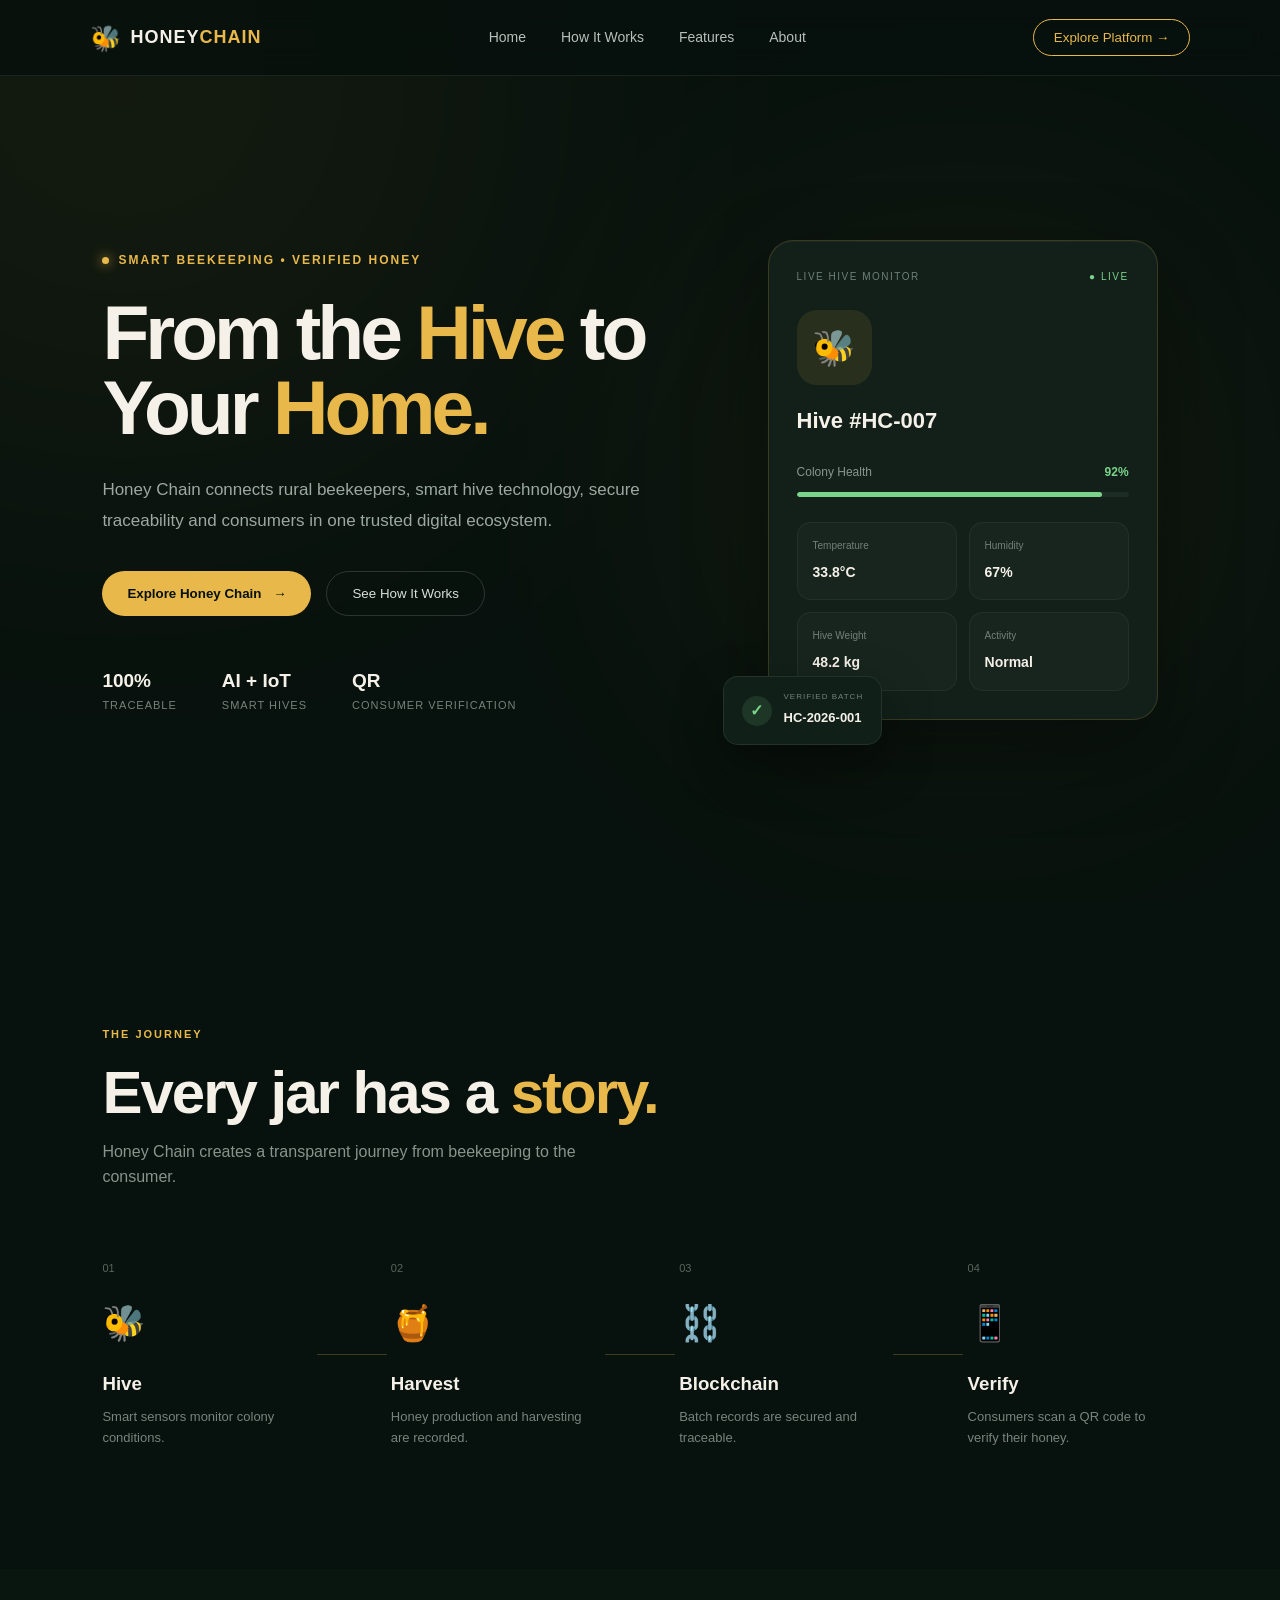
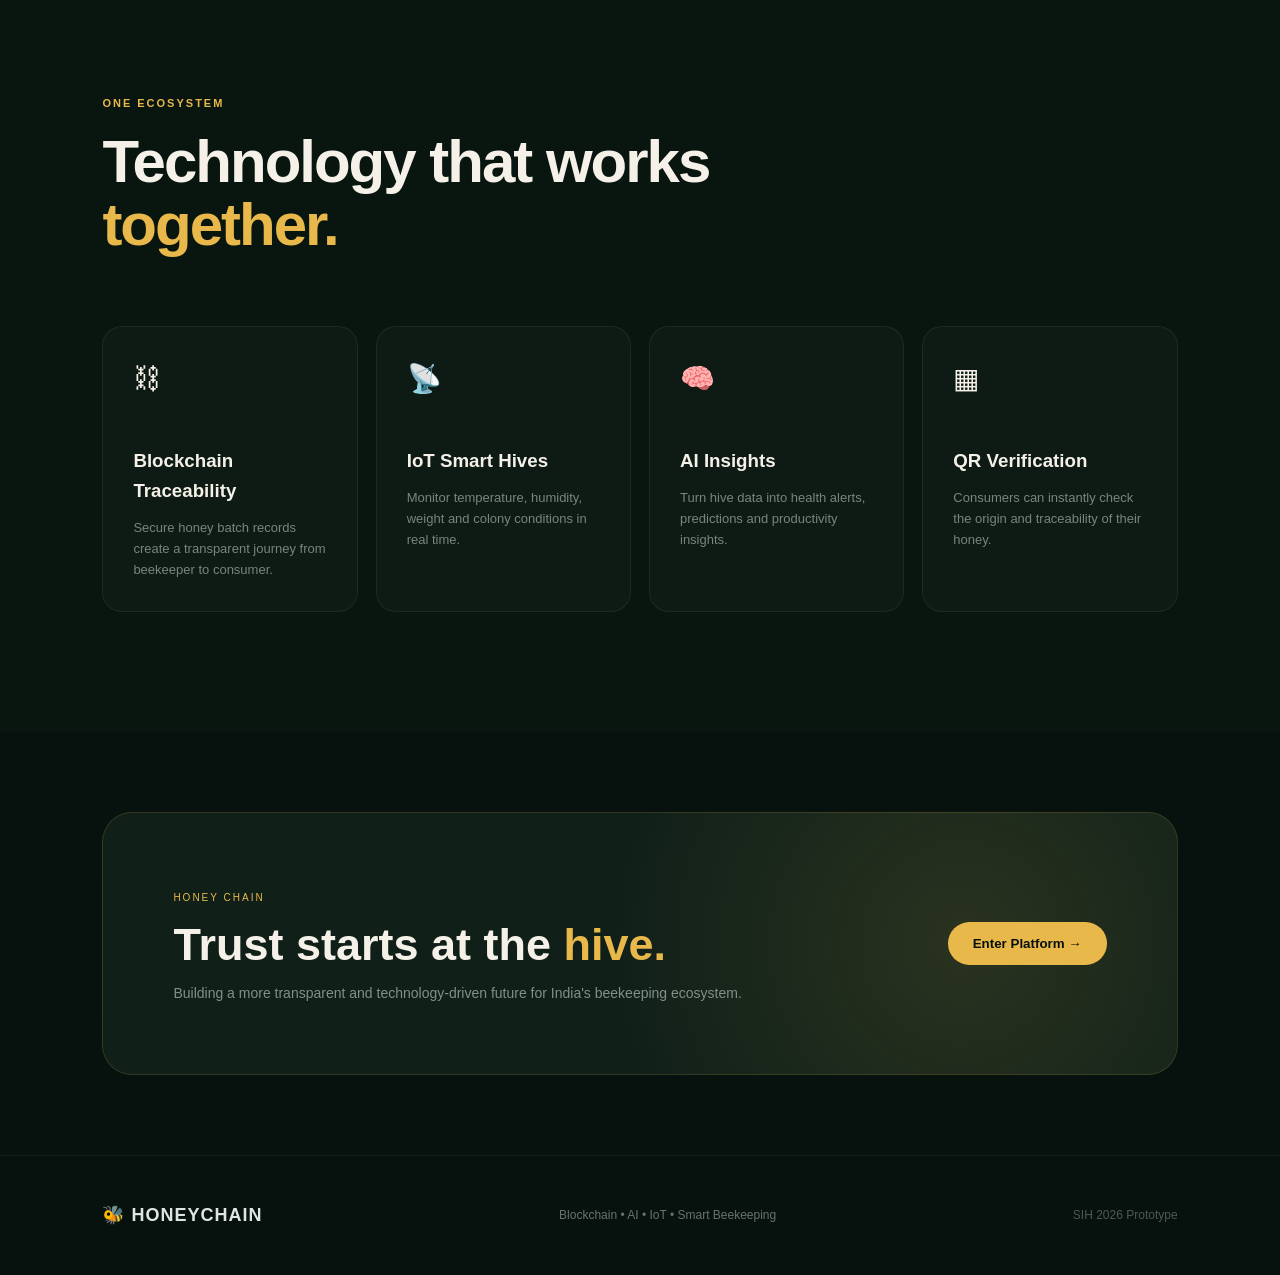
<file: honey-chain/index.html>
<!DOCTYPE html>
<html lang="en">
<head>
    <meta charset="UTF-8">
    <meta name="viewport" content="width=device-width, initial-scale=1.0">

    <title>Honey Chain | From Hive to Home</title>

    <link rel="stylesheet" href="css/style.css">
</head>

<body>

    <!-- NAVBAR -->
    <header class="navbar">
        <div class="logo">
            <span class="logo-icon">🐝</span>
            <span>HONEY<span>CHAIN</span></span>
        </div>

        <nav>
            <a href="#home">Home</a>
            <a href="#how-it-works">How It Works</a>
            <a href="#features">Features</a>
            <a href="#about">About</a>
        </nav>

        <button class="nav-btn" onclick="explorePlatform()">
            Explore Platform →
        </button>
    </header>


    <!-- HERO SECTION -->
    <main>

        <section class="hero" id="home">

            <div class="hero-content">

                <div class="eyebrow">
                    <span class="status-dot"></span>
                    SMART BEEKEEPING • VERIFIED HONEY
                </div>

                <h1>
                    From the
                    <span>Hive</span>
                    to Your
                    <span>Home.</span>
                </h1>

                <p class="hero-description">
                    Honey Chain connects rural beekeepers, smart hive
                    technology, secure traceability and consumers in one
                    trusted digital ecosystem.
                </p>

                <div class="hero-buttons">
                    <button class="primary-btn" onclick="explorePlatform()">
                        Explore Honey Chain
                        <span>→</span>
                    </button>

                    <button class="secondary-btn" onclick="scrollToSection('how-it-works')">
                        See How It Works
                    </button>
                </div>

                <div class="hero-stats">

                    <div class="stat">
                        <strong>100%</strong>
                        <span>Traceable</span>
                    </div>

                    <div class="stat">
                        <strong>AI + IoT</strong>
                        <span>Smart Hives</span>
                    </div>

                    <div class="stat">
                        <strong>QR</strong>
                        <span>Consumer Verification</span>
                    </div>

                </div>

            </div>


            <!-- HERO VISUAL -->

            <div class="hero-visual">

                <div class="glow"></div>

                <div class="hive-card">

                    <div class="card-top">
                        <span>LIVE HIVE MONITOR</span>
                        <span class="live">● LIVE</span>
                    </div>

                    <div class="hive-icon">
                        🐝
                    </div>

                    <h3>Hive #HC-007</h3>

                    <div class="health">
                        <span>Colony Health</span>
                        <strong>92%</strong>
                    </div>

                    <div class="progress">
                        <div></div>
                    </div>

                    <div class="sensor-grid">

                        <div>
                            <span>Temperature</span>
                            <strong>33.8°C</strong>
                        </div>

                        <div>
                            <span>Humidity</span>
                            <strong>67%</strong>
                        </div>

                        <div>
                            <span>Hive Weight</span>
                            <strong>48.2 kg</strong>
                        </div>

                        <div>
                            <span>Activity</span>
                            <strong>Normal</strong>
                        </div>

                    </div>

                </div>

                <div class="floating-card batch-card">
                    <span class="check">✓</span>

                    <div>
                        <small>VERIFIED BATCH</small>
                        <strong>HC-2026-001</strong>
                    </div>
                </div>

            </div>

        </section>


        <!-- HOW IT WORKS -->

        <section class="section" id="how-it-works">

            <div class="section-heading">

                <span>THE JOURNEY</span>

                <h2>
                    Every jar has a
                    <span>story.</span>
                </h2>

                <p>
                    Honey Chain creates a transparent journey from
                    beekeeping to the consumer.
                </p>

            </div>

            <div class="journey">

                <div class="journey-step">
                    <div class="step-number">01</div>
                    <div class="step-icon">🐝</div>
                    <h3>Hive</h3>
                    <p>Smart sensors monitor colony conditions.</p>
                </div>

                <div class="journey-line"></div>

                <div class="journey-step">
                    <div class="step-number">02</div>
                    <div class="step-icon">🍯</div>
                    <h3>Harvest</h3>
                    <p>Honey production and harvesting are recorded.</p>
                </div>

                <div class="journey-line"></div>

                <div class="journey-step">
                    <div class="step-number">03</div>
                    <div class="step-icon">⛓️</div>
                    <h3>Blockchain</h3>
                    <p>Batch records are secured and traceable.</p>
                </div>

                <div class="journey-line"></div>

                <div class="journey-step">
                    <div class="step-number">04</div>
                    <div class="step-icon">📱</div>
                    <h3>Verify</h3>
                    <p>Consumers scan a QR code to verify their honey.</p>
                </div>

            </div>

        </section>


        <!-- FEATURES -->

        <section class="section features-section" id="features">

            <div class="section-heading">

                <span>ONE ECOSYSTEM</span>

                <h2>
                    Technology that works
                    <span>together.</span>
                </h2>

            </div>

            <div class="features-grid">

                <div class="feature-card">
                    <div class="feature-icon">⛓</div>
                    <h3>Blockchain Traceability</h3>
                    <p>
                        Secure honey batch records create a transparent
                        journey from beekeeper to consumer.
                    </p>
                </div>

                <div class="feature-card">
                    <div class="feature-icon">📡</div>
                    <h3>IoT Smart Hives</h3>
                    <p>
                        Monitor temperature, humidity, weight and
                        colony conditions in real time.
                    </p>
                </div>

                <div class="feature-card">
                    <div class="feature-icon">🧠</div>
                    <h3>AI Insights</h3>
                    <p>
                        Turn hive data into health alerts, predictions
                        and productivity insights.
                    </p>
                </div>

                <div class="feature-card">
                    <div class="feature-icon">▦</div>
                    <h3>QR Verification</h3>
                    <p>
                        Consumers can instantly check the origin and
                        traceability of their honey.
                    </p>
                </div>

            </div>

        </section>


        <!-- CTA -->

        <section class="cta" id="about">

            <div>
                <span>HONEY CHAIN</span>

                <h2>
                    Trust starts at the
                    <span>hive.</span>
                </h2>

                <p>
                    Building a more transparent and technology-driven
                    future for India's beekeeping ecosystem.
                </p>
            </div>

            <button class="primary-btn" onclick="explorePlatform()">
                Enter Platform →
            </button>

        </section>

    </main>


    <!-- FOOTER -->

    <footer>

        <div class="logo">
            🐝 HONEYCHAIN
        </div>

        <p>
            Blockchain • AI • IoT • Smart Beekeeping
        </p>

        <p class="copyright">
            SIH 2026 Prototype
        </p>

    </footer>

    <!-- PLATFORM SELECTION MODAL -->

<div class="modal-overlay" id="platformModal">

    <div class="platform-modal">

        <button
            class="modal-close"
            onclick="closePlatform()"
        >
            ×
        </button>


        <div class="modal-header">

            <span>HONEY CHAIN PLATFORM</span>

            <h2>
                Choose your
                <span>portal.</span>
            </h2>

            <p>
                Select how you want to interact with the
                Honey Chain ecosystem.
            </p>

        </div>


        <div class="role-grid">


            <!-- BEEKEEPER -->

            <div
                class="role-card"
                data-role="beekeeper"
                onclick="selectRole('beekeeper')"
            >

                <div class="role-icon">
                    🐝
                </div>

                <div>

                    <span class="role-label">
                        FOR BEEKEEPERS
                    </span>

                    <h3>
                        Beekeeper Portal
                    </h3>

                    <p>
                        Manage hives, monitor colony health,
                        record harvests and create traceable
                        honey batches.
                    </p>

                </div>

                <div class="role-arrow">
                    →
                </div>

            </div>


            <!-- ADMIN -->

            <div
                class="role-card"
                data-role="admin"
                onclick="selectRole('admin')"
            >

                <div class="role-icon">
                    🏛️
                </div>

                <div>

                    <span class="role-label">
                        FOR KVIC & ADMIN
                    </span>

                    <h3>
                        Admin Dashboard
                    </h3>

                    <p>
                        Monitor beekeeper clusters, production,
                        verified batches and ecosystem activity.
                    </p>

                </div>

                <div class="role-arrow">
                    →
                </div>

            </div>


            <!-- CONSUMER -->

            <div
                class="role-card"
                data-role="consumer"
                onclick="selectRole('consumer')"
            >

                <div class="role-icon">
                    📱
                </div>

                <div>

                    <span class="role-label">
                        FOR CONSUMERS
                    </span>

                    <h3>
                        Verify Honey
                    </h3>

                    <p>
                        Scan or enter a batch ID to verify
                        honey origin and traceability.
                    </p>

                </div>

                <div class="role-arrow">
                    →
                </div>

            </div>

        </div>


        <div class="modal-footer">

            <span>
                Prototype • SIH 2026
            </span>

            <span>
                Blockchain · AI · IoT
            </span>

        </div>

    </div>

</div>
    <script src="js/script.js"></script>

</body>
</html>
</file>
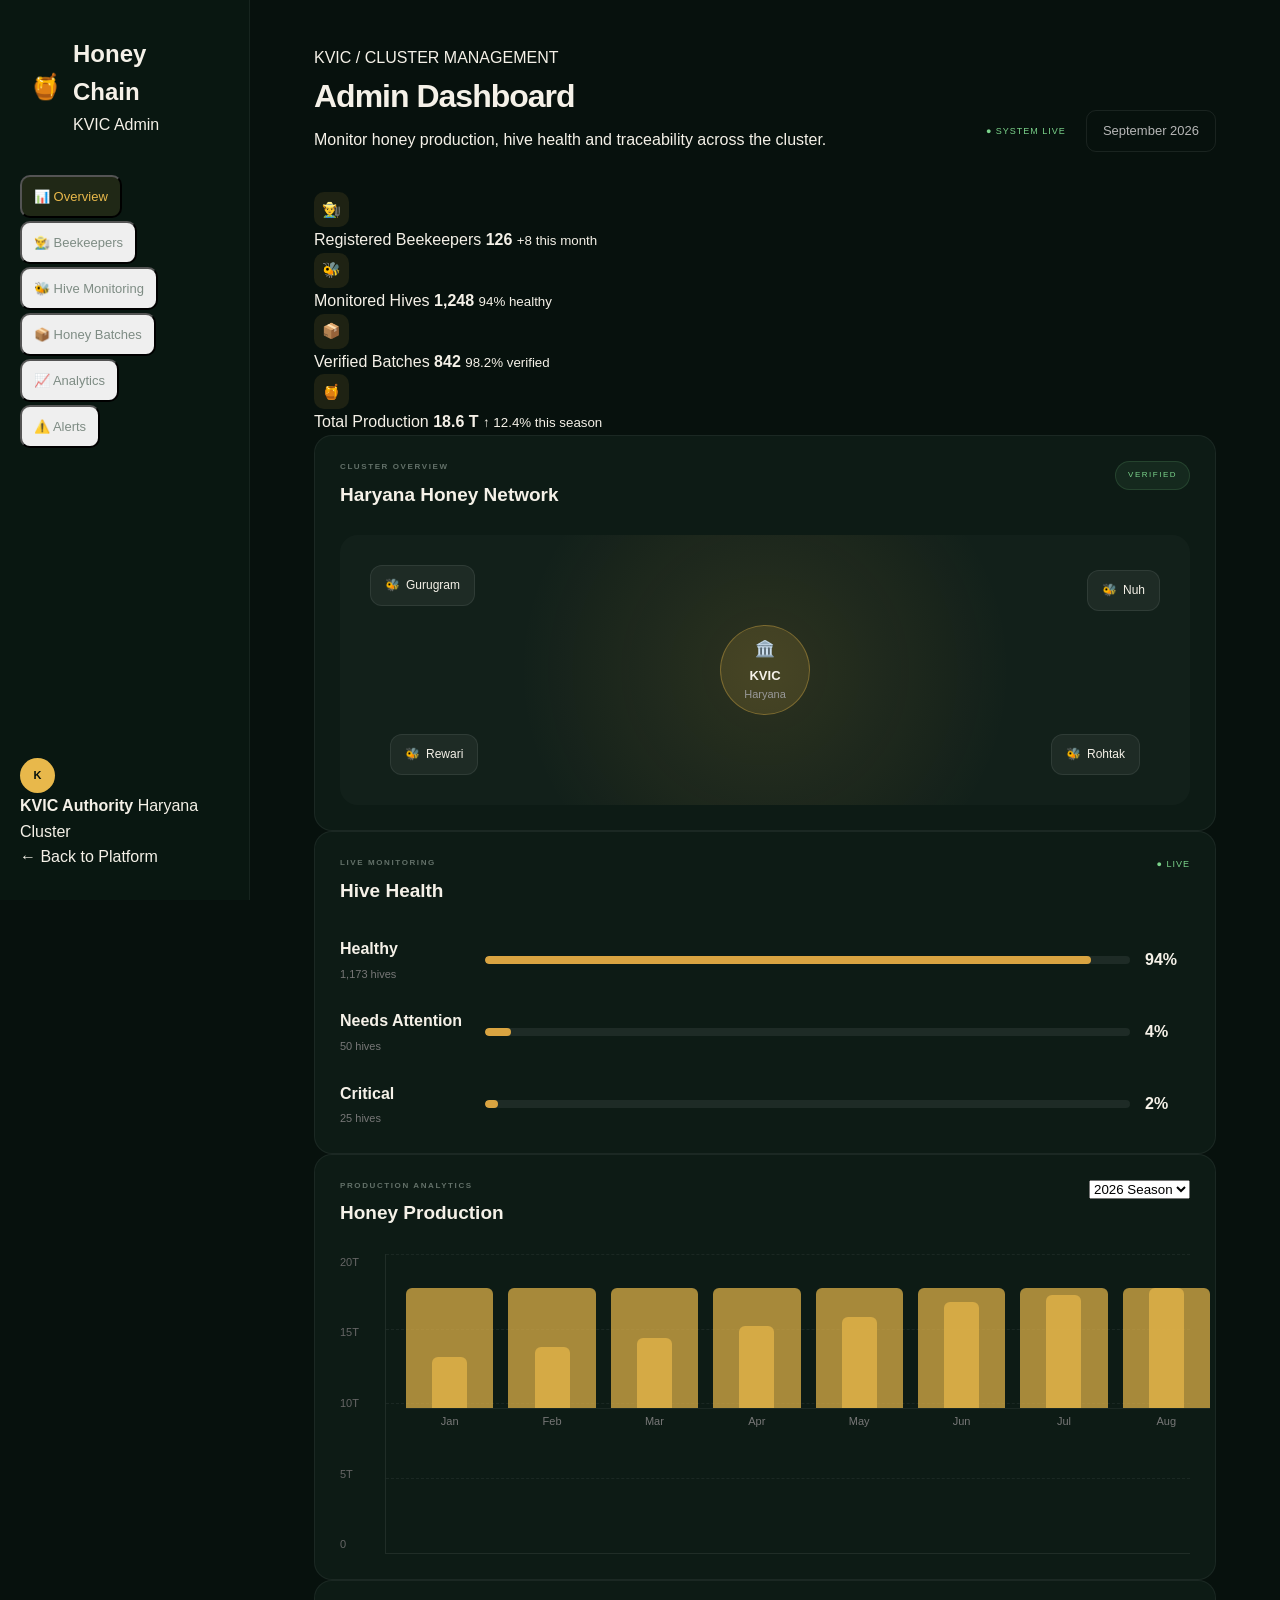
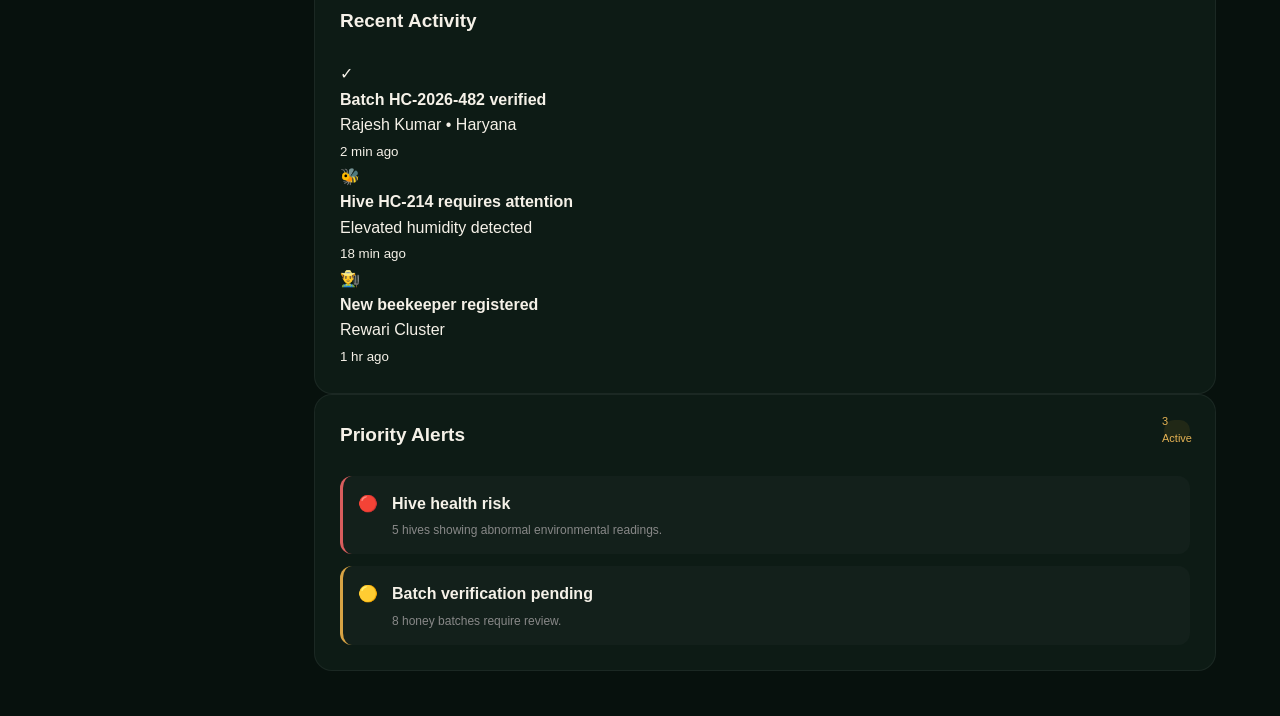
<file: honey-chain/admin.html>
<!DOCTYPE html>
<html lang="en">
<head>
    <meta charset="UTF-8">
    <meta name="viewport" content="width=device-width, initial-scale=1.0">

    <title>Honey Chain | KVIC Admin</title>

    <link rel="stylesheet" href="css/style.css">
</head>

<body class="dashboard-body">

    <!-- SIDEBAR -->
    <aside class="sidebar">

        <div class="sidebar-logo">
            <div class="logo-icon">🍯</div>

            <div>
                <h2>Honey Chain</h2>
                <span>KVIC Admin</span>
            </div>
        </div>


        <nav class="dashboard-nav">

            <button
                class="dashboard-link active"
                onclick="showAdminSection('adminOverview')"
            >
                📊 Overview
            </button>

            <button
                class="dashboard-link"
                onclick="showAdminSection('adminBeekeepers')"
            >
                👨‍🌾 Beekeepers
            </button>

            <button
                class="dashboard-link"
                onclick="showAdminSection('adminHives')"
            >
                🐝 Hive Monitoring
            </button>

            <button
                class="dashboard-link"
                onclick="showAdminSection('adminBatches')"
            >
                📦 Honey Batches
            </button>

            <button
                class="dashboard-link"
                onclick="showAdminSection('adminAnalytics')"
            >
                📈 Analytics
            </button>

            <button
                class="dashboard-link"
                onclick="showAdminSection('adminAlerts')"
            >
                ⚠️ Alerts
            </button>

        </nav>


        <div class="sidebar-bottom">

            <div class="admin-profile">
                <div class="profile-avatar">K</div>

                <div>
                    <strong>KVIC Authority</strong>
                    <span>Haryana Cluster</span>
                </div>
            </div>

            <a href="index.html" class="logout-btn">
                ← Back to Platform
            </a>

        </div>

    </aside>



    <!-- MAIN CONTENT -->
    <main class="dashboard-main">

        <!-- TOP BAR -->
        <header class="dashboard-header">

            <div>
                <p class="dashboard-label">KVIC / CLUSTER MANAGEMENT</p>
                <h1>Admin Dashboard</h1>
                <p>
                    Monitor honey production, hive health and
                    traceability across the cluster.
                </p>
            </div>

            <div class="dashboard-header-right">

                <div class="live-indicator">
                    ● SYSTEM LIVE
                </div>

                <div class="admin-date">
                    September 2026
                </div>

            </div>

        </header>



        <!-- ================= OVERVIEW ================= -->

        <section
            id="adminOverview"
            class="dashboard-section active-section"
        >

            <!-- STATS -->

            <div class="stats-grid">

                <div class="stat-card">
                    <div class="stat-icon">👨‍🌾</div>

                    <div>
                        <span>Registered Beekeepers</span>
                        <strong id="adminBeekeepers">126</strong>
                        <small>+8 this month</small>
                    </div>
                </div>


                <div class="stat-card">
                    <div class="stat-icon">🐝</div>

                    <div>
                        <span>Monitored Hives</span>
                        <strong id="adminHives">1,248</strong>
                        <small>94% healthy</small>
                    </div>
                </div>


                <div class="stat-card">
                    <div class="stat-icon">📦</div>

                    <div>
                        <span>Verified Batches</span>
                        <strong id="adminBatches">842</strong>
                        <small>98.2% verified</small>
                    </div>
                </div>


                <div class="stat-card">
                    <div class="stat-icon">🍯</div>

                    <div>
                        <span>Total Production</span>
                        <strong id="adminProduction">18.6 T</strong>
                        <small>↑ 12.4% this season</small>
                    </div>
                </div>

            </div>



            <!-- CLUSTER + HIVE HEALTH -->

            <div class="dashboard-two-column">

                <div class="dashboard-panel">

                    <div class="panel-header">
                        <div>
                            <p class="panel-label">CLUSTER OVERVIEW</p>
                            <h2>Haryana Honey Network</h2>
                        </div>

                        <span class="verified-badge">
                            VERIFIED
                        </span>
                    </div>


                    <div class="cluster-map">

                        <div class="cluster-center">
                            🏛️
                            <strong>KVIC</strong>
                            <span>Haryana</span>
                        </div>

                        <div class="cluster-node node-1">
                            🐝
                            <span>Gurugram</span>
                        </div>

                        <div class="cluster-node node-2">
                            🐝
                            <span>Nuh</span>
                        </div>

                        <div class="cluster-node node-3">
                            🐝
                            <span>Rewari</span>
                        </div>

                        <div class="cluster-node node-4">
                            🐝
                            <span>Rohtak</span>
                        </div>

                    </div>

                </div>



                <div class="dashboard-panel">

                    <div class="panel-header">

                        <div>
                            <p class="panel-label">
                                LIVE MONITORING
                            </p>

                            <h2>Hive Health</h2>
                        </div>

                        <span class="live-indicator">
                            ● LIVE
                        </span>

                    </div>


                    <div class="admin-health-list">

                        <div class="admin-health-row">

                            <div>
                                <strong>Healthy</strong>
                                <span>1,173 hives</span>
                            </div>

                            <div class="health-bar">
                                <div style="width:94%"></div>
                            </div>

                            <strong>94%</strong>

                        </div>


                        <div class="admin-health-row">

                            <div>
                                <strong>Needs Attention</strong>
                                <span>50 hives</span>
                            </div>

                            <div class="health-bar">
                                <div style="width:4%"></div>
                            </div>

                            <strong>4%</strong>

                        </div>


                        <div class="admin-health-row">

                            <div>
                                <strong>Critical</strong>
                                <span>25 hives</span>
                            </div>

                            <div class="health-bar">
                                <div style="width:2%"></div>
                            </div>

                            <strong>2%</strong>

                        </div>

                    </div>

                </div>

            </div>



            <!-- PRODUCTION -->

            <div class="dashboard-panel production-panel">

                <div class="panel-header">

                    <div>
                        <p class="panel-label">
                            PRODUCTION ANALYTICS
                        </p>

                        <h2>Honey Production</h2>
                    </div>

                    <select class="analytics-select">
                        <option>2026 Season</option>
                        <option>2025 Season</option>
                        <option>2024 Season</option>
                    </select>

                </div>


                <div class="admin-chart">

                    <div class="chart-y-axis">
                        <span>20T</span>
                        <span>15T</span>
                        <span>10T</span>
                        <span>5T</span>
                        <span>0</span>
                    </div>


                    <div class="chart-area">

                        <div class="chart-grid-line"></div>
                        <div class="chart-grid-line"></div>
                        <div class="chart-grid-line"></div>
                        <div class="chart-grid-line"></div>


                        <div class="chart-bars">

                            <div class="chart-bar-wrap">
                                <div class="chart-bar" style="height:42%"></div>
                                <span>Jan</span>
                            </div>

                            <div class="chart-bar-wrap">
                                <div class="chart-bar" style="height:51%"></div>
                                <span>Feb</span>
                            </div>

                            <div class="chart-bar-wrap">
                                <div class="chart-bar" style="height:58%"></div>
                                <span>Mar</span>
                            </div>

                            <div class="chart-bar-wrap">
                                <div class="chart-bar" style="height:68%"></div>
                                <span>Apr</span>
                            </div>

                            <div class="chart-bar-wrap">
                                <div class="chart-bar" style="height:76%"></div>
                                <span>May</span>
                            </div>

                            <div class="chart-bar-wrap">
                                <div class="chart-bar" style="height:88%"></div>
                                <span>Jun</span>
                            </div>

                            <div class="chart-bar-wrap">
                                <div class="chart-bar" style="height:94%"></div>
                                <span>Jul</span>
                            </div>

                            <div class="chart-bar-wrap">
                                <div class="chart-bar" style="height:100%"></div>
                                <span>Aug</span>
                            </div>

                        </div>

                    </div>

                </div>

            </div>



            <!-- RECENT ACTIVITY -->

            <div class="dashboard-two-column">

                <div class="dashboard-panel">

                    <div class="panel-header">
                        <h2>Recent Activity</h2>
                    </div>


                    <div class="activity-list">

                        <div class="activity-item">
                            <span class="activity-icon">✓</span>

                            <div>
                                <strong>Batch HC-2026-482 verified</strong>
                                <p>Rajesh Kumar • Haryana</p>
                            </div>

                            <small>2 min ago</small>
                        </div>


                        <div class="activity-item">
                            <span class="activity-icon">🐝</span>

                            <div>
                                <strong>Hive HC-214 requires attention</strong>
                                <p>Elevated humidity detected</p>
                            </div>

                            <small>18 min ago</small>
                        </div>


                        <div class="activity-item">
                            <span class="activity-icon">👨‍🌾</span>

                            <div>
                                <strong>New beekeeper registered</strong>
                                <p>Rewari Cluster</p>
                            </div>

                            <small>1 hr ago</small>
                        </div>

                    </div>

                </div>



                <div class="dashboard-panel">

                    <div class="panel-header">
                        <h2>Priority Alerts</h2>

                        <span class="alert-count">
                            3 Active
                        </span>
                    </div>


                    <div class="priority-alert critical">
                        <span>🔴</span>

                        <div>
                            <strong>Hive health risk</strong>
                            <p>
                                5 hives showing abnormal
                                environmental readings.
                            </p>
                        </div>
                    </div>


                    <div class="priority-alert warning">
                        <span>🟡</span>

                        <div>
                            <strong>Batch verification pending</strong>
                            <p>
                                8 honey batches require review.
                            </p>
                        </div>
                    </div>

                </div>

            </div>

        </section>



        <!-- ================= BEEKEEPERS ================= -->

        <section
            id="adminBeekeepers"
            class="dashboard-section"
        >

            <div class="section-heading">

                <div>
                    <p class="panel-label">CLUSTER MEMBERS</p>
                    <h2>Registered Beekeepers</h2>
                </div>

                <button class="primary-btn">
                    + Register Beekeeper
                </button>

            </div>


            <div class="admin-table-panel">

                <table class="admin-table">

                    <thead>
                        <tr>
                            <th>Beekeeper</th>
                            <th>Cluster</th>
                            <th>Hives</th>
                            <th>Production</th>
                            <th>Status</th>
                        </tr>
                    </thead>

                    <tbody>

                        <tr>
                            <td><strong>Rajesh Kumar</strong></td>
                            <td>Haryana</td>
                            <td>10</td>
                            <td>42.5 kg</td>
                            <td>
                                <span class="table-status healthy">
                                    Active
                                </span>
                            </td>
                        </tr>

                        <tr>
                            <td><strong>Amit Sharma</strong></td>
                            <td>Gurugram</td>
                            <td>18</td>
                            <td>76.2 kg</td>
                            <td>
                                <span class="table-status healthy">
                                    Active
                                </span>
                            </td>
                        </tr>

                        <tr>
                            <td><strong>Sunil Yadav</strong></td>
                            <td>Rewari</td>
                            <td>14</td>
                            <td>61.8 kg</td>
                            <td>
                                <span class="table-status healthy">
                                    Active
                                </span>
                            </td>
                        </tr>

                        <tr>
                            <td><strong>Priya Devi</strong></td>
                            <td>Nuh</td>
                            <td>8</td>
                            <td>34.1 kg</td>
                            <td>
                                <span class="table-status warning">
                                    Review
                                </span>
                            </td>
                        </tr>

                    </tbody>

                </table>

            </div>

        </section>



        <!-- ================= HIVES ================= -->

        <section
            id="adminHives"
            class="dashboard-section"
        >

            <div class="section-heading">

                <div>
                    <p class="panel-label">IOT MONITORING</p>
                    <h2>Hive Network</h2>
                </div>

                <span class="live-indicator">
                    ● LIVE DATA
                </span>

            </div>


            <div class="admin-hive-grid">

                <div class="admin-hive-card healthy">
                    <span>🐝</span>
                    <strong>HC-001</strong>
                    <small>33.8°C • 67%</small>
                    <b>Healthy</b>
                </div>

                <div class="admin-hive-card healthy">
                    <span>🐝</span>
                    <strong>HC-002</strong>
                    <small>34.1°C • 65%</small>
                    <b>Healthy</b>
                </div>

                <div class="admin-hive-card warning">
                    <span>🐝</span>
                    <strong>HC-003</strong>
                    <small>38.7°C • 78%</small>
                    <b>Attention Required</b>
                </div>

                <div class="admin-hive-card healthy">
                    <span>🐝</span>
                    <strong>HC-004</strong>
                    <small>33.2°C • 64%</small>
                    <b>Healthy</b>
                </div>

                <div class="admin-hive-card critical">
                    <span>🐝</span>
                    <strong>HC-214</strong>
                    <small>41.2°C • 86%</small>
                    <b>Critical</b>
                </div>

                <div class="admin-hive-card healthy">
                    <span>🐝</span>
                    <strong>HC-215</strong>
                    <small>34.0°C • 66%</small>
                    <b>Healthy</b>
                </div>

            </div>

        </section>



        <!-- ================= BATCHES ================= -->

        <section
            id="adminBatches"
            class="dashboard-section"
        >

            <div class="section-heading">

                <div>
                    <p class="panel-label">TRACEABILITY</p>
                    <h2>Honey Batch Registry</h2>
                </div>

                <button
                    class="primary-btn"
                    onclick="loadAdminBatch()"
                >
                    ↻ Refresh Registry
                </button>

            </div>


            <div class="admin-table-panel">

                <table class="admin-table">

                    <thead>
                        <tr>
                            <th>Batch ID</th>
                            <th>Beekeeper</th>
                            <th>Hive</th>
                            <th>Quantity</th>
                            <th>Source</th>
                            <th>Status</th>
                        </tr>
                    </thead>

                    <tbody id="adminBatchTable">

                        <tr>
                            <td>HC-2026-482</td>
                            <td>Rajesh Kumar</td>
                            <td>HC-001</td>
                            <td>18.5 kg</td>
                            <td>Mustard</td>
                            <td>
                                <span class="table-status healthy">
                                    Verified
                                </span>
                            </td>
                        </tr>

                        <tr>
                            <td>HC-2026-371</td>
                            <td>Amit Sharma</td>
                            <td>HC-017</td>
                            <td>24.8 kg</td>
                            <td>Mustard</td>
                            <td>
                                <span class="table-status healthy">
                                    Verified
                                </span>
                            </td>
                        </tr>

                        <tr>
                            <td>HC-2026-298</td>
                            <td>Sunil Yadav</td>
                            <td>HC-031</td>
                            <td>16.2 kg</td>
                            <td>Eucalyptus</td>
                            <td>
                                <span class="table-status warning">
                                    Pending
                                </span>
                            </td>
                        </tr>

                    </tbody>

                </table>

            </div>

        </section>



        <!-- ================= ANALYTICS ================= -->

        <section
            id="adminAnalytics"
            class="dashboard-section"
        >

            <div class="section-heading">

                <div>
                    <p class="panel-label">DATA INSIGHTS</p>
                    <h2>Cluster Analytics</h2>
                </div>

            </div>


            <div class="analytics-card-grid">

                <div class="analytics-card">
                    <span>Average Hive Yield</span>
                    <strong>34.8 kg</strong>
                    <small>↑ 8.4%</small>
                </div>

                <div class="analytics-card">
                    <span>Verification Rate</span>
                    <strong>98.2%</strong>
                    <small>↑ 2.1%</small>
                </div>

                <div class="analytics-card">
                    <span>Healthy Colonies</span>
                    <strong>94%</strong>
                    <small>↑ 4.6%</small>
                </div>

                <div class="analytics-card">
                    <span>Active Clusters</span>
                    <strong>12</strong>
                    <small>Across Haryana</small>
                </div>

            </div>


            <div class="dashboard-panel">

                <p class="panel-label">
                    AI-BASED INSIGHTS
                </p>

                <h2>Cluster Recommendation</h2>

                <div class="ai-admin-recommendation">

                    <div class="ai-icon">✦</div>

                    <div>

                        <strong>
                            Production opportunity detected
                        </strong>

                        <p>
                            Mustard-flowering regions in the
                            current cluster are showing
                            above-average colony activity.
                            Consider increasing hive deployment
                            during the next flowering cycle.
                        </p>

                    </div>

                </div>

            </div>

        </section>



        <!-- ================= ALERTS ================= -->

        <section
            id="adminAlerts"
            class="dashboard-section"
        >

            <div class="section-heading">

                <div>
                    <p class="panel-label">SYSTEM MONITORING</p>
                    <h2>Alerts & Notifications</h2>
                </div>

                <span class="alert-count">
                    3 Active
                </span>

            </div>


            <div class="alerts-page">

                <div class="full-alert critical">

                    <div class="alert-symbol">🔴</div>

                    <div>
                        <strong>Critical Hive Conditions</strong>

                        <p>
                            Hive HC-214 has reached 41.2°C
                            with 86% humidity. Immediate
                            beekeeper inspection recommended.
                        </p>

                        <small>Detected 12 minutes ago</small>
                    </div>

                    <button onclick="resolveAlert(this)">
                        Resolve
                    </button>

                </div>


                <div class="full-alert warning">

                    <div class="alert-symbol">🟡</div>

                    <div>
                        <strong>Batch Verification Pending</strong>

                        <p>
                            8 honey batches are waiting for
                            verification by the cluster authority.
                        </p>

                        <small>Detected 35 minutes ago</small>
                    </div>

                    <button onclick="resolveAlert(this)">
                        Review
                    </button>

                </div>


                <div class="full-alert warning">

                    <div class="alert-symbol">🟡</div>

                    <div>
                        <strong>Hive HC-003 Needs Attention</strong>

                        <p>
                            Temperature and humidity are
                            above recommended operating ranges.
                        </p>

                        <small>Detected 1 hour ago</small>
                    </div>

                    <button onclick="resolveAlert(this)">
                        Resolve
                    </button>

                </div>

            </div>

        </section>

    </main>



    <script src="js/script.js"></script>

</body>
</html>
</file>
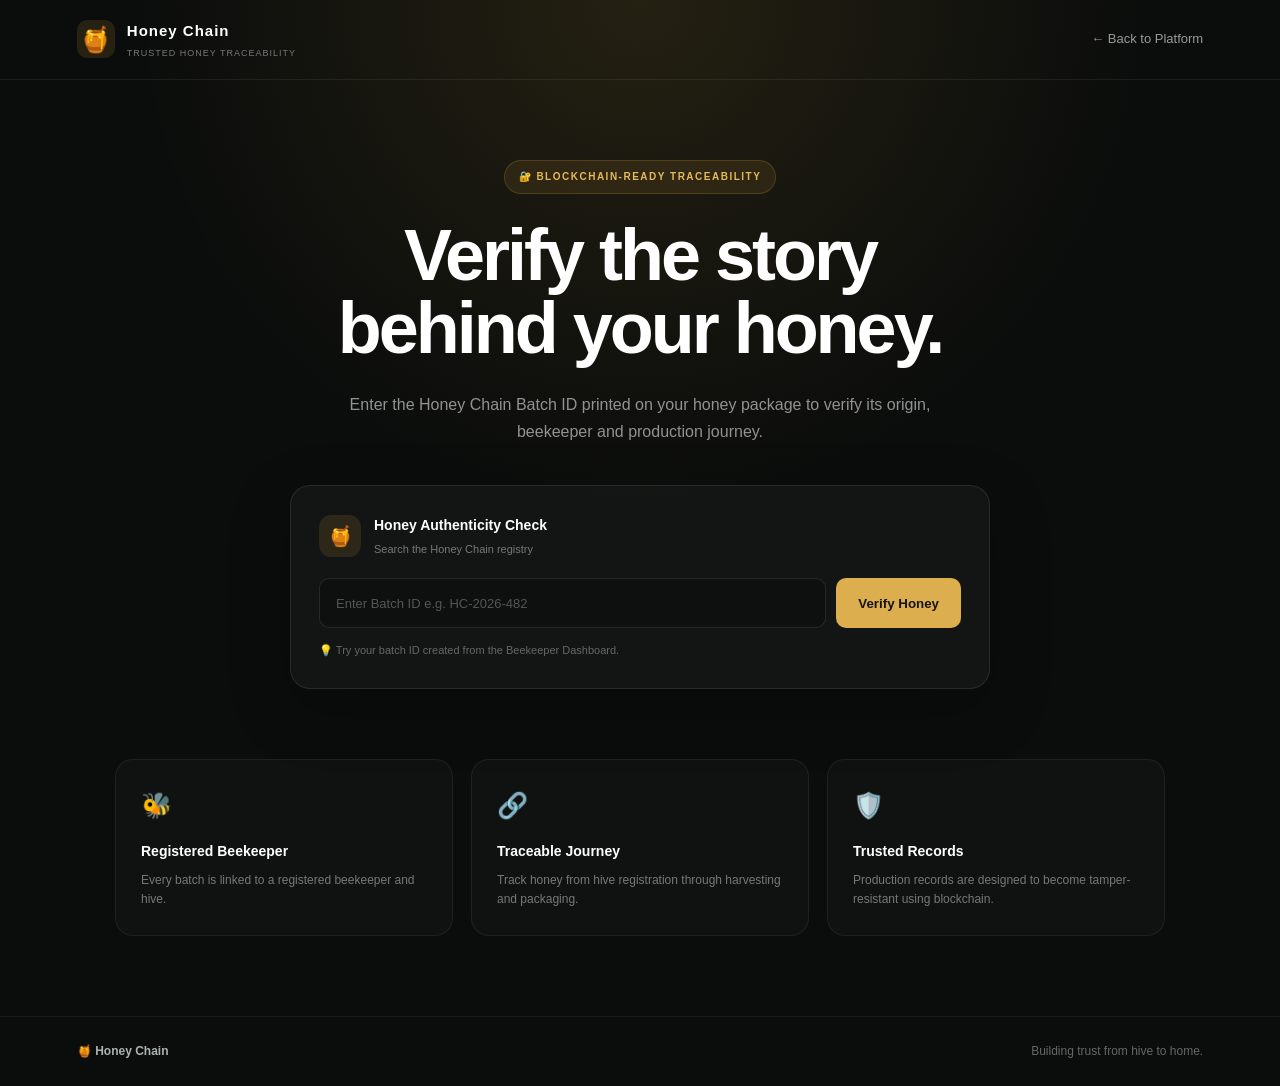
<file: honey-chain/consumer.html>
<!DOCTYPE html>
<html lang="en">

<head>

    <meta charset="UTF-8">
    <meta name="viewport" content="width=device-width, initial-scale=1.0">

    <title>Honey Chain | Verify Honey</title>

    <link rel="stylesheet" href="css/style.css">

</head>


<body class="consumer-body">


    <!-- HEADER -->

    <header class="consumer-header">

        <div class="consumer-logo">

            <div class="logo-icon">
                🍯
            </div>

            <div>
                <strong>Honey Chain</strong>
                <span>TRUSTED HONEY TRACEABILITY</span>
            </div>

        </div>


        <a href="index.html" class="consumer-back">
            ← Back to Platform
        </a>

    </header>



    <!-- HERO -->

    <main class="consumer-main">

        <section class="verify-hero">

            <div class="verified-product-label">
                🔐 BLOCKCHAIN-READY TRACEABILITY
            </div>


            <h1>
                Verify the story<br>
                behind your honey.
            </h1>


            <p>
                Enter the Honey Chain Batch ID printed on your
                honey package to verify its origin, beekeeper
                and production journey.
            </p>


            <!-- VERIFICATION BOX -->

            <div class="verification-box">

                <div class="verification-title">

                    <span>🍯</span>

                    <div>
                        <strong>Honey Authenticity Check</strong>

                        <small>
                            Search the Honey Chain registry
                        </small>
                    </div>

                </div>


                <div class="verify-input-row">

                    <input
                        type="text"
                        id="verifyBatchId"
                        placeholder="Enter Batch ID e.g. HC-2026-482"
                    >

                    <button
                        class="verify-btn"
                        onclick="verifyHoney()"
                    >
                        Verify Honey
                    </button>

                </div>


                <div class="demo-hint">
                    💡 Try your batch ID created from the
                    Beekeeper Dashboard.
                </div>

            </div>

        </section>



        <!-- VERIFICATION RESULT -->

        <section
            id="verificationResult"
            class="verification-result"
        >

            <!-- Result will be inserted by JavaScript -->

        </section>



        <!-- STATIC TRUST INFORMATION -->

        <section class="consumer-info-section">

            <div class="consumer-info-card">

                <div class="info-icon">
                    🐝
                </div>

                <h3>
                    Registered Beekeeper
                </h3>

                <p>
                    Every batch is linked to a registered
                    beekeeper and hive.
                </p>

            </div>


            <div class="consumer-info-card">

                <div class="info-icon">
                    🔗
                </div>

                <h3>
                    Traceable Journey
                </h3>

                <p>
                    Track honey from hive registration
                    through harvesting and packaging.
                </p>

            </div>


            <div class="consumer-info-card">

                <div class="info-icon">
                    🛡️
                </div>

                <h3>
                    Trusted Records
                </h3>

                <p>
                    Production records are designed to
                    become tamper-resistant using blockchain.
                </p>

            </div>

        </section>


    </main>



    <!-- FOOTER -->

    <footer class="consumer-footer">

        <div>
            🍯 <strong>Honey Chain</strong>
        </div>

        <span>
            Building trust from hive to home.
        </span>

    </footer>



    <script src="js/script.js"></script>

</body>

</html>
</file>
<file: honey-chain/css/style.css>
/* =========================
   HONEY CHAIN - GLOBAL
========================= */

* {
    margin: 0;
    padding: 0;
    box-sizing: border-box;
}

html {
    scroll-behavior: smooth;
}

body {
    font-family: Arial, Helvetica, sans-serif;
    background: #07110d;
    color: #f5f1e8;
    line-height: 1.6;
}

button {
    font-family: inherit;
    cursor: pointer;
}

a {
    color: inherit;
    text-decoration: none;
}


/* =========================
   NAVBAR
========================= */

.navbar {
    position: fixed;
    top: 0;
    left: 0;
    width: 100%;

    height: 76px;

    display: flex;
    align-items: center;
    justify-content: space-between;

    padding: 0 7%;

    background: rgba(7, 17, 13, 0.82);
    backdrop-filter: blur(15px);

    border-bottom: 1px solid rgba(255, 255, 255, 0.08);

    z-index: 1000;
}

.logo {
    display: flex;
    align-items: center;
    gap: 9px;

    font-size: 18px;
    font-weight: 800;
    letter-spacing: 1px;
}

.logo span span {
    color: #e8b84b;
}

.logo-icon {
    font-size: 25px;
}

.navbar nav {
    display: flex;
    gap: 35px;
}

.navbar nav a {
    color: #b7c0ba;
    font-size: 14px;

    transition: 0.3s ease;
}

.navbar nav a:hover {
    color: #e8b84b;
}

.nav-btn {
    background: transparent;
    color: #e8b84b;

    border: 1px solid #e8b84b;
    border-radius: 30px;

    padding: 10px 20px;

    transition: 0.3s ease;
}

.nav-btn:hover {
    background: #e8b84b;
    color: #07110d;
}


/* =========================
   HERO
========================= */

.hero {
    min-height: 100vh;

    display: flex;
    align-items: center;
    justify-content: space-between;

    padding: 150px 8% 90px;

    position: relative;
    overflow: hidden;
}

.hero::before {
    content: "";

    position: absolute;

    width: 650px;
    height: 650px;

    background: #dcae3f;

    filter: blur(180px);
    opacity: 0.07;

    top: -250px;
    left: -200px;
}

.hero-content {
    width: 52%;
    position: relative;
    z-index: 2;
}

.eyebrow {
    display: inline-flex;
    align-items: center;
    gap: 9px;

    color: #e8b84b;

    font-size: 12px;
    font-weight: bold;
    letter-spacing: 2px;

    margin-bottom: 25px;
}

.status-dot {
    width: 7px;
    height: 7px;

    border-radius: 50%;

    background: #e8b84b;

    box-shadow: 0 0 12px #e8b84b;
}

.hero h1 {
    font-size: clamp(55px, 6vw, 88px);

    line-height: 0.98;

    letter-spacing: -4px;

    max-width: 750px;

    margin-bottom: 30px;
}

.hero h1 span {
    color: #e8b84b;
}

.hero-description {
    max-width: 600px;

    color: #9ca9a1;

    font-size: 17px;

    line-height: 1.8;

    margin-bottom: 35px;
}


/* =========================
   HERO BUTTONS
========================= */

.hero-buttons {
    display: flex;
    gap: 15px;

    margin-bottom: 50px;
}

.primary-btn {
    border: none;

    background: #e8b84b;
    color: #07110d;

    padding: 14px 25px;

    border-radius: 30px;

    font-weight: 700;

    transition: 0.3s ease;
}

.primary-btn:hover {
    transform: translateY(-3px);

    box-shadow: 0 12px 30px rgba(232, 184, 75, 0.2);
}

.primary-btn span {
    margin-left: 8px;
}

.secondary-btn {
    background: transparent;

    color: #d9dfdb;

    border: 1px solid rgba(255, 255, 255, 0.15);

    padding: 14px 25px;

    border-radius: 30px;

    transition: 0.3s ease;
}

.secondary-btn:hover {
    border-color: #e8b84b;
    color: #e8b84b;
}


/* =========================
   HERO STATS
========================= */

.hero-stats {
    display: flex;
    gap: 45px;
}

.stat {
    display: flex;
    flex-direction: column;
}

.stat strong {
    font-size: 19px;
    color: #f5f1e8;
}

.stat span {
    font-size: 11px;
    color: #75837a;

    text-transform: uppercase;
    letter-spacing: 1px;
}


/* =========================
   HERO VISUAL
========================= */

.hero-visual {
    width: 40%;

    position: relative;

    display: flex;
    justify-content: center;
    align-items: center;
}

.glow {
    position: absolute;

    width: 350px;
    height: 350px;

    background: #e8b84b;

    filter: blur(150px);

    opacity: 0.12;
}

.hive-card {
    width: 390px;

    position: relative;
    z-index: 2;

    padding: 28px;

    background: rgba(19, 34, 27, 0.9);

    border: 1px solid rgba(232, 184, 75, 0.18);

    border-radius: 25px;

    box-shadow:
        0 30px 80px rgba(0, 0, 0, 0.35),
        inset 0 1px rgba(255, 255, 255, 0.04);

    animation: floating 5s ease-in-out infinite;
}

@keyframes floating {

    0%,
    100% {
        transform: translateY(0);
    }

    50% {
        transform: translateY(-10px);
    }
}

.card-top {
    display: flex;
    justify-content: space-between;

    font-size: 10px;
    letter-spacing: 1.5px;

    color: #708078;

    margin-bottom: 25px;
}

.live {
    color: #7bd38b;
}

.hive-icon {
    width: 75px;
    height: 75px;

    display: flex;
    align-items: center;
    justify-content: center;

    border-radius: 20px;

    background: rgba(232, 184, 75, 0.1);

    font-size: 35px;

    margin-bottom: 18px;
}

.hive-card h3 {
    font-size: 22px;

    margin-bottom: 25px;
}

.health {
    display: flex;
    justify-content: space-between;

    color: #87958d;

    font-size: 12px;

    margin-bottom: 9px;
}

.health strong {
    color: #7bd38b;
}

.progress {
    width: 100%;
    height: 5px;

    background: #1d2c24;

    border-radius: 10px;

    overflow: hidden;

    margin-bottom: 25px;
}

.progress div {
    width: 92%;
    height: 100%;

    background: #7bd38b;

    border-radius: inherit;
}

.sensor-grid {
    display: grid;
    grid-template-columns: 1fr 1fr;

    gap: 12px;
}

.sensor-grid div {
    padding: 15px;

    background: rgba(255, 255, 255, 0.025);

    border: 1px solid rgba(255, 255, 255, 0.05);

    border-radius: 14px;
}

.sensor-grid span {
    display: block;

    color: #728078;

    font-size: 10px;

    margin-bottom: 5px;
}

.sensor-grid strong {
    font-size: 14px;
}


/* =========================
   FLOATING BATCH CARD
========================= */

.floating-card {
    position: absolute;

    z-index: 4;

    display: flex;
    align-items: center;

    gap: 12px;

    padding: 14px 18px;

    background: #102019;

    border: 1px solid rgba(255, 255, 255, 0.08);

    border-radius: 15px;

    box-shadow: 0 20px 50px rgba(0, 0, 0, 0.35);

    bottom: -25px;
    left: -25px;
}

.check {
    width: 30px;
    height: 30px;

    display: flex;
    align-items: center;
    justify-content: center;

    border-radius: 50%;

    background: rgba(123, 211, 139, 0.12);

    color: #7bd38b;

    font-weight: bold;
}

.batch-card small {
    display: block;

    color: #728078;

    font-size: 8px;

    letter-spacing: 1px;
}

.batch-card strong {
    font-size: 13px;
}


/* =========================
   GENERAL SECTIONS
========================= */

.section {
    padding: 120px 8%;
}

.section-heading {
    max-width: 700px;

    margin-bottom: 70px;
}

.section-heading > span {
    color: #e8b84b;

    font-size: 11px;
    font-weight: bold;

    letter-spacing: 2px;
}

.section-heading h2 {
    font-size: clamp(38px, 5vw, 60px);

    line-height: 1.05;

    letter-spacing: -2px;

    margin: 15px 0;
}

.section-heading h2 span {
    color: #e8b84b;
}

.section-heading p {
    color: #87958d;

    max-width: 550px;
}


/* =========================
   JOURNEY
========================= */

.journey {
    display: flex;
    align-items: center;

    justify-content: space-between;
}

.journey-step {
    width: 210px;
}

.step-number {
    color: #59665f;

    font-size: 11px;

    margin-bottom: 18px;
}

.step-icon {
    font-size: 35px;

    margin-bottom: 18px;
}

.journey-step h3 {
    margin-bottom: 8px;
}

.journey-step p {
    color: #77847d;

    font-size: 13px;
}

.journey-line {
    width: 70px;
    height: 1px;

    background: rgba(232, 184, 75, 0.25);
}


/* =========================
   FEATURES
========================= */

.features-section {
    background: #091610;
}

.features-grid {
    display: grid;

    grid-template-columns: repeat(4, 1fr);

    gap: 18px;
}

.feature-card {
    padding: 30px;

    min-height: 270px;

    border-radius: 20px;

    background: rgba(255, 255, 255, 0.025);

    border: 1px solid rgba(255, 255, 255, 0.06);

    transition: 0.35s ease;
}

.feature-card:hover {
    transform: translateY(-8px);

    border-color: rgba(232, 184, 75, 0.3);

    background: rgba(232, 184, 75, 0.04);
}

.feature-icon {
    font-size: 28px;

    margin-bottom: 45px;
}

.feature-card h3 {
    margin-bottom: 12px;
}

.feature-card p {
    color: #78857e;

    font-size: 13px;
}


/* =========================
   CTA
========================= */

.cta {
    margin: 80px 8%;

    padding: 70px;

    display: flex;
    align-items: center;
    justify-content: space-between;

    border-radius: 30px;

    background:
        radial-gradient(
            circle at 80% 50%,
            rgba(232, 184, 75, 0.12),
            transparent 40%
        ),
        #102019;

    border: 1px solid rgba(232, 184, 75, 0.15);
}

.cta > div {
    max-width: 650px;
}

.cta > div > span {
    color: #e8b84b;

    font-size: 10px;

    letter-spacing: 2px;
}

.cta h2 {
    font-size: 45px;

    line-height: 1.1;

    margin: 12px 0;
}

.cta h2 span {
    color: #e8b84b;
}

.cta p {
    color: #819088;

    font-size: 14px;
}


/* =========================
   FOOTER
========================= */

footer {
    padding: 45px 8%;

    border-top: 1px solid rgba(255, 255, 255, 0.06);

    display: flex;
    align-items: center;
    justify-content: space-between;

    color: #67746d;

    font-size: 12px;
}

footer .logo {
    color: #dfe6e1;
}

.copyright {
    color: #4e5953;
}


/* =========================
   RESPONSIVE
========================= */

@media (max-width: 1000px) {

    .navbar nav {
        display: none;
    }

    .hero {
        flex-direction: column;

        text-align: center;

        gap: 70px;
    }

    .hero-content,
    .hero-visual {
        width: 100%;
    }

    .hero-content {
        display: flex;
        flex-direction: column;
        align-items: center;
    }

    .hero-description {
        max-width: 650px;
    }

    .hero-stats {
        justify-content: center;
    }

    .journey {
        flex-wrap: wrap;
        gap: 40px;
    }

    .journey-line {
        display: none;
    }

    .features-grid {
        grid-template-columns: 1fr 1fr;
    }

    .cta {
        flex-direction: column;
        align-items: flex-start;
        gap: 30px;
    }
}


@media (max-width: 600px) {

    .navbar {
        padding: 0 5%;
    }

    .nav-btn {
        display: none;
    }

    .hero {
        padding: 130px 5% 70px;
    }

    .hero h1 {
        font-size: 50px;
        letter-spacing: -2px;
    }

    .hero-buttons {
        flex-direction: column;
        width: 100%;
    }

    .hero-buttons button {
        width: 100%;
    }

    .hero-stats {
        gap: 20px;
        flex-wrap: wrap;
    }

    .hive-card {
        width: 100%;
    }

    .floating-card {
        left: 0;
    }

    .section {
        padding: 80px 5%;
    }

    .journey-step {
        width: 100%;
    }

    .features-grid {
        grid-template-columns: 1fr;
    }

    .cta {
        margin: 50px 5%;
        padding: 40px 25px;
    }

    .cta h2 {
        font-size: 35px;
    }

    footer {
        flex-direction: column;
        gap: 15px;
        text-align: center;
    }
}
/* =========================
   PLATFORM MODAL
========================= */

.modal-overlay {
    position: fixed;

    inset: 0;

    background: rgba(0, 0, 0, 0.72);

    backdrop-filter: blur(12px);

    display: flex;
    align-items: center;
    justify-content: center;

    padding: 25px;

    z-index: 2000;

    opacity: 0;
    visibility: hidden;

    transition: 0.3s ease;
}

.modal-overlay.active {
    opacity: 1;
    visibility: visible;
}


/* MODAL */

.platform-modal {
    width: min(900px, 100%);

    background: #0c1b14;

    border: 1px solid rgba(232, 184, 75, 0.2);

    border-radius: 28px;

    padding: 45px;

    position: relative;

    transform: translateY(20px) scale(0.98);

    transition: 0.3s ease;

    box-shadow:
        0 40px 100px rgba(0, 0, 0, 0.55);
}

.modal-overlay.active .platform-modal {
    transform: translateY(0) scale(1);
}


/* CLOSE BUTTON */

.modal-close {
    position: absolute;

    top: 20px;
    right: 22px;

    width: 38px;
    height: 38px;

    border-radius: 50%;

    border: 1px solid rgba(255, 255, 255, 0.1);

    background: rgba(255, 255, 255, 0.04);

    color: #9ba69f;

    font-size: 25px;

    line-height: 1;

    transition: 0.3s ease;
}

.modal-close:hover {
    background: #e8b84b;
    color: #07110d;
}


/* HEADER */

.modal-header {
    text-align: center;

    margin-bottom: 35px;
}

.modal-header > span {
    color: #e8b84b;

    font-size: 10px;

    font-weight: bold;

    letter-spacing: 2px;
}

.modal-header h2 {
    font-size: 42px;

    line-height: 1.1;

    letter-spacing: -1.5px;

    margin: 10px 0;
}

.modal-header h2 span {
    color: #e8b84b;
}

.modal-header p {
    color: #7e8d84;

    font-size: 13px;
}


/* ROLE GRID */

.role-grid {
    display: grid;

    grid-template-columns: repeat(3, 1fr);

    gap: 15px;
}


/* ROLE CARD */

.role-card {
    position: relative;

    min-height: 280px;

    padding: 28px;

    border-radius: 20px;

    background: rgba(255, 255, 255, 0.025);

    border: 1px solid rgba(255, 255, 255, 0.07);

    cursor: pointer;

    transition: 0.3s ease;

    display: flex;
    flex-direction: column;
    justify-content: space-between;
}

.role-card:hover {
    transform: translateY(-6px);

    border-color: rgba(232, 184, 75, 0.4);

    background: rgba(232, 184, 75, 0.045);
}

.role-card.selected {
    border-color: #e8b84b;

    background: rgba(232, 184, 75, 0.07);
}


/* ROLE ICON */

.role-icon {
    width: 58px;
    height: 58px;

    display: flex;
    align-items: center;
    justify-content: center;

    border-radius: 16px;

    background: rgba(232, 184, 75, 0.1);

    font-size: 27px;
}


/* ROLE TEXT */

.role-label {
    color: #66746c;

    font-size: 9px;

    font-weight: bold;

    letter-spacing: 1.5px;
}

.role-card h3 {
    font-size: 18px;

    margin: 6px 0 8px;
}

.role-card p {
    color: #77857d;

    font-size: 12px;

    line-height: 1.7;
}


/* ARROW */

.role-arrow {
    color: #e8b84b;

    font-size: 20px;

    align-self: flex-end;

    transition: 0.3s ease;
}

.role-card:hover .role-arrow {
    transform: translateX(5px);
}


/* MODAL FOOTER */

.modal-footer {
    display: flex;
    justify-content: space-between;

    margin-top: 30px;

    padding-top: 20px;

    border-top: 1px solid rgba(255, 255, 255, 0.06);

    color: #526058;

    font-size: 10px;
}


/* =========================
   MODAL MOBILE
========================= */

@media (max-width: 700px) {

    .platform-modal {
        padding: 30px 20px;

        max-height: 90vh;

        overflow-y: auto;
    }

    .modal-header h2 {
        font-size: 32px;
    }

    .role-grid {
        grid-template-columns: 1fr;
    }

    .role-card {
        min-height: 180px;
    }

    .modal-footer {
        flex-direction: column;

        gap: 8px;
    }
}
/* =====================================================
   BEEKEEPER DASHBOARD
===================================================== */

.dashboard-body {
    background: #07110d;
    min-height: 100vh;
}


/* =========================
   SIDEBAR
========================= */

.sidebar {
    position: fixed;

    left: 0;
    top: 0;
    bottom: 0;

    width: 250px;

    padding: 30px 20px;

    background: #091711;

    border-right: 1px solid rgba(255, 255, 255, 0.06);

    display: flex;
    flex-direction: column;

    z-index: 100;
}

.sidebar-logo {
    display: flex;
    align-items: center;

    gap: 12px;

    padding: 5px 10px 35px;
}

.logo-mark {
    width: 42px;
    height: 42px;

    display: flex;
    align-items: center;
    justify-content: center;

    border-radius: 12px;

    background: rgba(232, 184, 75, 0.1);

    font-size: 22px;
}

.sidebar-logo strong {
    display: block;

    font-size: 13px;

    letter-spacing: 1px;
}

.sidebar-logo small {
    color: #68766e;

    font-size: 8px;

    letter-spacing: 1.5px;
}


/* =========================
   DASHBOARD NAV
========================= */

.nav-heading {
    color: #4d5b53;

    font-size: 9px;

    letter-spacing: 1.8px;

    font-weight: bold;

    padding: 0 12px;

    margin: 22px 0 10px;
}

.dashboard-link {
    display: flex;
    align-items: center;

    gap: 13px;

    padding: 12px;

    margin: 3px 0;

    border-radius: 10px;

    color: #7e8c84;

    font-size: 13px;

    transition: 0.25s ease;
}

.dashboard-link span:first-child {
    width: 20px;

    text-align: center;

    font-size: 16px;
}

.dashboard-link:hover {
    background: rgba(255, 255, 255, 0.035);

    color: #e5ebe7;
}

.dashboard-link.active {
    background: rgba(232, 184, 75, 0.1);

    color: #e8b84b;
}

.alert-count {
    margin-left: auto;

    background: rgba(224, 114, 87, 0.15);

    color: #e47a5d;

    width: 20px;
    height: 20px;

    display: flex;
    align-items: center;
    justify-content: center;

    border-radius: 50%;

    font-size: 9px;
}


/* =========================
   SIDEBAR BOTTOM
========================= */

.sidebar-bottom {
    margin-top: auto;
}

.beekeeper-profile {
    display: flex;

    align-items: center;

    gap: 10px;

    padding: 15px 10px;

    border-top: 1px solid rgba(255, 255, 255, 0.06);

    border-bottom: 1px solid rgba(255, 255, 255, 0.06);
}

.profile-avatar {
    width: 35px;
    height: 35px;

    border-radius: 50%;

    background: #e8b84b;

    color: #07110d;

    display: flex;
    align-items: center;
    justify-content: center;

    font-size: 11px;
    font-weight: bold;
}

.beekeeper-profile strong {
    display: block;

    font-size: 11px;
}

.beekeeper-profile small {
    color: #66746c;

    font-size: 9px;
}

.logout-link {
    display: block;

    padding: 18px 10px 5px;

    color: #58665e;

    font-size: 11px;
}

.logout-link:hover {
    color: #e8b84b;
}


/* =========================
   MAIN
========================= */

.dashboard-main {
    margin-left: 250px;

    min-height: 100vh;

    padding: 45px 5%;
}


/* =========================
   HEADER
========================= */

.dashboard-header {
    display: flex;

    justify-content: space-between;

    align-items: flex-end;

    margin-bottom: 40px;
}

.dashboard-eyebrow {
    color: #e8b84b;

    font-size: 9px;

    font-weight: bold;

    letter-spacing: 2px;

    margin-bottom: 7px;
}

.dashboard-header h1 {
    font-size: 32px;

    letter-spacing: -1px;

    margin-bottom: 5px;
}

.dashboard-subtitle {
    color: #718078;

    font-size: 13px;
}

.header-actions {
    display: flex;

    align-items: center;

    gap: 12px;
}

.notification-button {
    position: relative;

    width: 42px;
    height: 42px;

    border-radius: 12px;

    border: 1px solid rgba(255, 255, 255, 0.08);

    background: rgba(255, 255, 255, 0.03);

    color: #a8b3ad;

    font-size: 16px;
}

.notification-button span {
    position: absolute;

    width: 6px;
    height: 6px;

    border-radius: 50%;

    background: #e47a5d;

    top: 9px;
    right: 10px;
}

.create-batch-btn {
    border: none;

    padding: 12px 19px;

    border-radius: 10px;

    background: #e8b84b;

    color: #07110d;

    font-size: 12px;

    font-weight: bold;

    transition: 0.25s ease;
}

.create-batch-btn:hover {
    transform: translateY(-2px);

    box-shadow: 0 10px 25px rgba(232, 184, 75, 0.15);
}


/* =========================
   SECTIONS
========================= */

.dashboard-section {
    display: none;
}

.dashboard-section.active-section {
    display: block;

    animation: sectionFade 0.3s ease;
}

@keyframes sectionFade {

    from {
        opacity: 0;
        transform: translateY(5px);
    }

    to {
        opacity: 1;
        transform: translateY(0);
    }
}


/* =========================
   STAT CARDS
========================= */

.dashboard-stats {
    display: grid;

    grid-template-columns: repeat(4, 1fr);

    gap: 15px;

    margin-bottom: 18px;
}

.dashboard-stat-card {
    padding: 22px;

    background: #0d1b15;

    border: 1px solid rgba(255, 255, 255, 0.06);

    border-radius: 16px;
}

.stat-card-top {
    display: flex;

    justify-content: space-between;

    align-items: center;

    margin-bottom: 20px;
}

.stat-icon {
    width: 35px;
    height: 35px;

    border-radius: 10px;

    display: flex;
    align-items: center;
    justify-content: center;

    background: rgba(232, 184, 75, 0.1);

    color: #e8b84b;

    font-size: 15px;
}

.healthy-icon {
    color: #7bd38b;

    background: rgba(123, 211, 139, 0.1);
}

.warning-icon {
    color: #e47a5d;

    background: rgba(228, 122, 93, 0.1);
}

.honey-icon {
    font-size: 16px;
}

.stat-status {
    color: #7bd38b;

    font-size: 9px;
}

.stat-status.warning {
    color: #e47a5d;
}

.stat-label {
    display: block;

    color: #637169;

    font-size: 9px;

    letter-spacing: 1.3px;

    margin-bottom: 5px;
}

.big-number {
    font-size: 26px;
}


/* =========================
   PANELS
========================= */

.dashboard-grid {
    display: grid;

    grid-template-columns: 1.6fr 1fr;

    gap: 18px;

    margin-bottom: 18px;
}

.dashboard-panel {
    background: #0d1b15;

    border: 1px solid rgba(255, 255, 255, 0.06);

    border-radius: 18px;

    padding: 25px;
}

.panel-header {
    display: flex;

    justify-content: space-between;

    align-items: flex-start;

    margin-bottom: 25px;
}

.panel-label {
    display: block;

    color: #637169;

    font-size: 8px;

    font-weight: bold;

    letter-spacing: 1.6px;

    margin-bottom: 6px;
}

.panel-header h2 {
    font-size: 19px;
}

.live-indicator {
    color: #7bd38b;

    font-size: 9px;

    letter-spacing: 1px;
}

.ai-badge {
    padding: 6px 10px;

    border-radius: 8px;

    background: rgba(232, 184, 75, 0.1);

    color: #e8b84b;

    font-size: 9px;

    font-weight: bold;
}


/* =========================
   HIVE LIST
========================= */

.hive-row {
    display: grid;

    grid-template-columns: 1.5fr 1fr 1fr auto;

    align-items: center;

    gap: 15px;

    padding: 14px 0;

    border-top: 1px solid rgba(255, 255, 255, 0.05);
}

.hive-info {
    display: flex;

    align-items: center;

    gap: 10px;
}

.mini-hive {
    width: 36px;
    height: 36px;

    display: flex;
    align-items: center;
    justify-content: center;

    border-radius: 10px;

    background: rgba(232, 184, 75, 0.08);

    font-size: 17px;
}

.mini-hive.warning {
    background: rgba(228, 122, 93, 0.1);
}

.hive-info strong {
    display: block;

    font-size: 11px;
}

.hive-info small {
    display: block;

    color: #58665e;

    font-size: 9px;
}

.hive-metric span {
    display: block;

    color: #5e6c64;

    font-size: 8px;

    margin-bottom: 3px;
}

.hive-metric strong {
    font-size: 11px;
}

.health-status {
    padding: 6px 10px;

    border-radius: 20px;

    font-size: 8px;

    text-align: center;
}

.health-status.healthy {
    color: #7bd38b;

    background: rgba(123, 211, 139, 0.08);
}

.health-status.warning {
    color: #e47a5d;

    background: rgba(228, 122, 93, 0.08);
}


/* =========================
   AI PANEL
========================= */

.health-score {
    display: flex;

    align-items: center;

    gap: 20px;

    margin-bottom: 25px;
}

.score-circle {
    width: 95px;
    height: 95px;

    border-radius: 50%;

    display: flex;
    align-items: center;
    justify-content: center;

    background:
        radial-gradient(
            circle,
            #0d1b15 58%,
            transparent 60%
        );

    border: 8px solid rgba(123, 211, 139, 0.15);

    border-top-color: #7bd38b;
    border-right-color: #7bd38b;
}

.score-circle strong {
    font-size: 25px;
}

.score-circle span {
    color: #647169;

    font-size: 9px;
}

.health-score > div:last-child strong {
    font-size: 14px;
}

.health-score p {
    color: #66746c;

    font-size: 10px;

    margin-top: 5px;
}

.ai-recommendation {
    padding: 15px;

    border-radius: 12px;

    background: rgba(232, 184, 75, 0.05);

    border: 1px solid rgba(232, 184, 75, 0.08);
}

.ai-recommendation span {
    color: #e8b84b;

    font-size: 8px;

    letter-spacing: 1.3px;
}

.ai-recommendation p {
    color: #89958f;

    font-size: 10px;

    line-height: 1.7;

    margin-top: 7px;
}


/* =========================
   PRODUCTION CHART
========================= */

.second-grid {
    grid-template-columns: 1fr 1fr;
}

.production-value {
    color: #e8b84b;

    font-size: 18px;

    font-weight: bold;
}

.fake-chart {
    height: 170px;

    display: flex;

    align-items: flex-end;

    padding-top: 15px;
}

.chart-bars {
    height: 140px;

    width: 100%;

    display: flex;

    align-items: flex-end;

    justify-content: space-around;

    border-bottom: 1px solid rgba(255, 255, 255, 0.06);
}

.chart-bars div {
    width: 35px;

    max-height: 120px;

    min-height: 30px;

    background: rgba(232, 184, 75, 0.7);

    border-radius: 6px 6px 0 0;

    position: relative;
}

.chart-bars span {
    position: absolute;

    bottom: -23px;

    width: 100%;

    text-align: center;

    color: #59665f;

    font-size: 8px;
}


/* =========================
   BATCH LIST
========================= */

.text-button {
    background: none;

    border: none;

    color: #e8b84b;

    font-size: 9px;
}

.batch-row {
    display: flex;

    align-items: center;

    gap: 12px;

    padding: 12px 0;

    border-top: 1px solid rgba(255, 255, 255, 0.05);
}

.batch-icon {
    width: 35px;
    height: 35px;

    display: flex;
    align-items: center;
    justify-content: center;

    background: rgba(232, 184, 75, 0.08);

    border-radius: 9px;
}

.batch-row div:nth-child(2) {
    flex: 1;
}

.batch-row strong {
    display: block;

    font-size: 11px;
}

.batch-row small {
    color: #58665e;

    font-size: 8px;
}

.verified {
    color: #7bd38b;

    font-size: 8px;
}


/* =========================
   PAGE HEADERS
========================= */

.section-page-header {
    display: flex;

    align-items: flex-end;

    justify-content: space-between;

    margin-bottom: 30px;
}

.section-page-header h2 {
    font-size: 30px;

    margin-bottom: 5px;
}

.section-page-header p {
    color: #68766e;

    font-size: 12px;
}


/* =========================
   HIVE CARDS
========================= */

.hive-cards-grid {
    display: grid;

    grid-template-columns: repeat(3, 1fr);

    gap: 18px;
}

.large-hive-card {
    padding: 25px;

    background: #0d1b15;

    border: 1px solid rgba(255, 255, 255, 0.06);

    border-radius: 18px;
}

.large-hive-top {
    display: flex;

    justify-content: space-between;

    align-items: center;

    margin-bottom: 25px;
}

.large-hive-icon {
    width: 50px;
    height: 50px;

    border-radius: 14px;

    display: flex;
    align-items: center;
    justify-content: center;

    background: rgba(232, 184, 75, 0.08);

    font-size: 23px;
}

.large-hive-card h3 {
    font-size: 16px;

    margin-bottom: 5px;
}

.large-hive-card > p {
    color: #59665f;

    font-size: 10px;
}

.large-hive-metrics {
    display: grid;

    grid-template-columns: repeat(3, 1fr);

    gap: 8px;

    margin-top: 25px;
}

.large-hive-metrics div {
    padding: 10px;

    background: rgba(255, 255, 255, 0.025);

    border-radius: 8px;
}

.large-hive-metrics span {
    display: block;

    color: #58665e;

    font-size: 7px;

    margin-bottom: 4px;
}

.large-hive-metrics strong {
    font-size: 10px;
}

.hive-warning-card {
    border-color: rgba(228, 122, 93, 0.2);
}


/* =========================
   BATCH TABLE
========================= */

.batch-table {
    background: #0d1b15;

    border: 1px solid rgba(255, 255, 255, 0.06);

    border-radius: 18px;

    overflow: hidden;
}

.table-header,
.table-row {
    display: grid;

    grid-template-columns: 1.2fr 1fr 1fr 1.2fr 1fr;

    align-items: center;

    gap: 15px;

    padding: 18px 22px;
}

.table-header {
    background: rgba(255, 255, 255, 0.025);

    color: #536159;

    font-size: 8px;

    letter-spacing: 1px;
}

.table-row {
    border-top: 1px solid rgba(255, 255, 255, 0.05);

    color: #849089;

    font-size: 10px;
}

.table-row strong {
    color: #dfe6e1;
}


/* =========================
   AI DASHBOARD
========================= */

.ai-dashboard-grid {
    display: grid;

    grid-template-columns: 1fr 1fr;

    gap: 18px;
}

.ai-large-card {
    padding: 35px;

    background: #0d1b15;

    border: 1px solid rgba(255, 255, 255, 0.06);

    border-radius: 18px;
}

.ai-score-large {
    color: #e8b84b;

    font-size: 48px;

    font-weight: bold;

    margin: 20px 0 10px;
}

.ai-large-card p {
    color: #68766e;

    font-size: 11px;
}

.simulate-btn {
    margin-top: 25px;

    padding: 10px 15px;

    border-radius: 9px;

    background: rgba(232, 184, 75, 0.1);

    border: 1px solid rgba(232, 184, 75, 0.2);

    color: #e8b84b;

    font-size: 10px;
}


/* =========================
   ALERTS
========================= */

.alert-list {
    display: flex;

    flex-direction: column;

    gap: 12px;
}

.dashboard-alert {
    display: flex;

    gap: 15px;

    padding: 20px;

    background: #0d1b15;

    border-radius: 15px;

    border: 1px solid rgba(255, 255, 255, 0.06);
}

.warning-alert {
    border-color: rgba(228, 122, 93, 0.15);
}

.alert-icon {
    width: 40px;
    height: 40px;

    flex-shrink: 0;

    display: flex;
    align-items: center;
    justify-content: center;

    border-radius: 11px;

    color: #e47a5d;

    background: rgba(228, 122, 93, 0.1);
}

.dashboard-alert strong {
    font-size: 12px;
}

.dashboard-alert p {
    color: #68766e;

    font-size: 10px;

    margin: 5px 0;
}

.dashboard-alert small {
    color: #4f5c54;

    font-size: 8px;
}


/* =========================
   BATCH MODAL
========================= */

.batch-modal-overlay {
    position: fixed;

    inset: 0;

    background: rgba(0, 0, 0, 0.72);

    backdrop-filter: blur(10px);

    display: flex;
    align-items: center;
    justify-content: center;

    padding: 20px;

    z-index: 3000;

    opacity: 0;
    visibility: hidden;

    transition: 0.3s ease;
}

.batch-modal-overlay.active {
    opacity: 1;
    visibility: visible;
}

.batch-modal {
    width: min(600px, 100%);

    background: #0d1b15;

    border: 1px solid rgba(232, 184, 75, 0.15);

    border-radius: 22px;

    padding: 35px;

    position: relative;
}

.batch-modal h2 {
    font-size: 28px;

    margin-bottom: 5px;
}

.batch-modal > p {
    color: #68766e;

    font-size: 11px;

    margin-bottom: 30px;
}

.form-grid {
    display: grid;

    grid-template-columns: 1fr 1fr;

    gap: 18px;
}

.form-group label {
    display: block;

    color: #7b8881;

    font-size: 9px;

    margin-bottom: 7px;
}

.form-group input,
.form-group select {
    width: 100%;

    padding: 12px;

    border-radius: 9px;

    border: 1px solid rgba(255, 255, 255, 0.08);

    background: #08140e;

    color: #e4eae6;

    outline: none;
}

.form-group input:focus,
.form-group select:focus {
    border-color: rgba(232, 184, 75, 0.5);
}

.submit-batch-btn {
    width: 100%;

    margin-top: 25px;

    padding: 14px;

    border: none;

    border-radius: 10px;

    background: #e8b84b;

    color: #07110d;

    font-weight: bold;
}


/* =========================
   DASHBOARD RESPONSIVE
========================= */

@media (max-width: 1100px) {

    .dashboard-stats {
        grid-template-columns: 1fr 1fr;
    }

    .dashboard-grid {
        grid-template-columns: 1fr;
    }

    .hive-cards-grid {
        grid-template-columns: 1fr 1fr;
    }
}


@media (max-width: 750px) {

    .sidebar {
        position: relative;

        width: 100%;

        height: auto;

        padding: 20px;

        border-right: none;

        border-bottom: 1px solid rgba(255, 255, 255, 0.06);
    }

    .dashboard-nav {
        display: none;
    }

    .sidebar-bottom {
        display: none;
    }

    .dashboard-main {
        margin-left: 0;

        padding: 30px 5%;
    }

    .dashboard-header {
        flex-direction: column;

        align-items: flex-start;

        gap: 20px;
    }

    .dashboard-stats {
        grid-template-columns: 1fr 1fr;
    }

    .hive-row {
        grid-template-columns: 1fr 1fr;
    }

    .hive-cards-grid,
    .ai-dashboard-grid,
    .second-grid {
        grid-template-columns: 1fr;
    }

    .table-header {
        display: none;
    }

    .table-row {
        grid-template-columns: 1fr 1fr;

        gap: 10px;
    }
}


@media (max-width: 500px) {

    .dashboard-stats {
        grid-template-columns: 1fr;
    }

    .form-grid {
        grid-template-columns: 1fr;
    }
}
/* =========================
   MONITOR CONTROLS
========================= */

.monitor-controls {
    display: flex;
    align-items: center;
    gap: 12px;
}

.simulate-monitor-btn {
    border: 1px solid rgba(232, 184, 75, 0.2);

    background: rgba(232, 184, 75, 0.06);

    color: #e8b84b;

    padding: 6px 10px;

    border-radius: 7px;

    font-size: 8px;

    cursor: pointer;

    transition: 0.25s ease;
}

.simulate-monitor-btn:hover {
    background: rgba(232, 184, 75, 0.12);
}

/* =====================================================
   BATCH SUCCESS MODAL
===================================================== */

.batch-success-overlay,
.qr-modal-overlay {

    position: fixed;

    inset: 0;

    background: rgba(0, 0, 0, 0.75);

    backdrop-filter: blur(12px);

    display: flex;

    align-items: center;

    justify-content: center;

    padding: 20px;

    z-index: 4000;

    opacity: 0;

    visibility: hidden;

    transition: 0.3s ease;
}


.batch-success-overlay.active,
.qr-modal-overlay.active {

    opacity: 1;

    visibility: visible;
}


.batch-success-modal,
.qr-modal {

    width: min(520px, 100%);

    background: #0d1b15;

    border: 1px solid rgba(232, 184, 75, 0.18);

    border-radius: 24px;

    padding: 35px;

    position: relative;

    text-align: center;

    box-shadow:
        0 40px 100px rgba(0, 0, 0, 0.55);

    animation: modalAppear 0.3s ease;
}


@keyframes modalAppear {

    from {

        transform:
            translateY(15px)
            scale(0.97);

        opacity: 0;

    }

    to {

        transform:
            translateY(0)
            scale(1);

        opacity: 1;

    }
}


/* SUCCESS ICON */

.success-icon {

    width: 65px;

    height: 65px;

    display: flex;

    align-items: center;

    justify-content: center;

    margin: 0 auto 20px;

    border-radius: 50%;

    background: rgba(123, 211, 139, 0.1);

    border: 1px solid rgba(123, 211, 139, 0.2);

    color: #7bd38b;

    font-size: 28px;

    font-weight: bold;
}


.batch-success-modal h2,
.qr-modal h2 {

    font-size: 30px;

    margin-bottom: 8px;
}


.success-description,
.qr-modal > p {

    color: #68766e;

    font-size: 11px;

    margin-bottom: 25px;
}


/* BATCH DETAILS */

.batch-success-details {

    display: grid;

    grid-template-columns: 1fr 1fr;

    gap: 10px;

    text-align: left;

    margin-bottom: 18px;
}


.batch-success-details div {

    padding: 13px;

    background: rgba(255, 255, 255, 0.025);

    border-radius: 10px;
}


.batch-success-details span {

    display: block;

    color: #536159;

    font-size: 7px;

    letter-spacing: 1px;

    margin-bottom: 4px;
}


.batch-success-details strong {

    font-size: 11px;
}


/* BLOCKCHAIN STATUS */

.blockchain-status {

    display: flex;

    align-items: center;

    gap: 12px;

    text-align: left;

    padding: 14px;

    border-radius: 11px;

    background: rgba(123, 211, 139, 0.04);

    border: 1px solid rgba(123, 211, 139, 0.1);

    margin-bottom: 20px;
}


.blockchain-check {

    width: 30px;

    height: 30px;

    display: flex;

    align-items: center;

    justify-content: center;

    border-radius: 50%;

    background: rgba(123, 211, 139, 0.1);

    color: #7bd38b;
}


.blockchain-status span {

    display: block;

    color: #536159;

    font-size: 7px;

    letter-spacing: 1px;
}


.blockchain-status strong {

    font-size: 10px;

    color: #7bd38b;
}


/* QR BUTTON */

.generate-qr-btn,
.consumer-preview-btn {

    width: 100%;

    border: none;

    border-radius: 10px;

    padding: 13px;

    background: #e8b84b;

    color: #07110d;

    font-weight: bold;

    font-size: 11px;

    cursor: pointer;

    transition: 0.25s ease;
}


.generate-qr-btn:hover,
.consumer-preview-btn:hover {

    transform: translateY(-2px);

    box-shadow:
        0 10px 25px
        rgba(232, 184, 75, 0.15);
}


/* =====================================================
   QR
===================================================== */

.qr-modal {

    width: min(430px, 100%);
}


.qr-placeholder {

    width: 210px;

    height: 210px;

    margin: 25px auto 15px;

    padding: 15px;

    background: white;

    border-radius: 12px;
}


.qr-pattern {

    width: 100%;

    height: 100%;

    position: relative;

    background:

        repeating-linear-gradient(
            45deg,
            #111 0px,
            #111 5px,
            #fff 5px,
            #fff 10px
        );
}


/* QR CORNERS */

.qr-corner {

    position: absolute;

    width: 50px;

    height: 50px;

    background: white;

    border: 9px solid #111;
}


.qr-corner::after {

    content: "";

    position: absolute;

    width: 15px;

    height: 15px;

    background: #111;

    top: 9px;

    left: 9px;
}


.top-left {

    top: 0;

    left: 0;
}


.top-right {

    top: 0;

    right: 0;
}


.bottom-left {

    bottom: 0;

    left: 0;
}


.qr-dots {

    position: absolute;

    inset: 0;

    display: flex;

    align-items: center;

    justify-content: center;

    color: #111;

    font-size: 50px;
}


.qr-batch-id {

    display: block;

    font-size: 14px;

    margin-bottom: 8px;
}


.qr-status {

    color: #7bd38b;

    font-size: 9px;

    letter-spacing: 1px;

    margin-bottom: 20px;
}


/* MOBILE */

@media (max-width: 550px) {

    .batch-success-modal,
    .qr-modal {

        padding: 28px 20px;

    }

    .batch-success-details {

        grid-template-columns: 1fr;

    }

}

/* =====================================================
   CONSUMER VERIFICATION PAGE
===================================================== */

.consumer-body {
    background: #07110d;

    min-height: 100vh;
}


/* =========================
   CONSUMER NAVBAR
========================= */

.consumer-navbar {

    height: 75px;

    padding: 0 8%;

    display: flex;

    align-items: center;

    justify-content: space-between;

    border-bottom: 1px solid rgba(255, 255, 255, 0.06);

    background: rgba(7, 17, 13, 0.85);

    backdrop-filter: blur(15px);
}


.consumer-logo {

    display: flex;

    align-items: center;

    gap: 10px;

    font-size: 16px;

    letter-spacing: 1px;
}


.consumer-logo > span {

    font-size: 22px;
}


.consumer-logo strong span {

    color: #e8b84b;
}


.consumer-nav-right {

    display: flex;

    align-items: center;

    gap: 25px;
}


.consumer-nav-right > span {

    color: #5d6b63;

    font-size: 8px;

    letter-spacing: 1.5px;
}


.consumer-nav-right a {

    color: #8a958f;

    font-size: 10px;

    transition: 0.2s ease;
}


.consumer-nav-right a:hover {

    color: #e8b84b;
}


/* =========================
   CONSUMER MAIN
========================= */

.consumer-main {

    width: min(1100px, 90%);

    margin: auto;

    padding: 90px 0;
}


/* =========================
   VERIFICATION HEADER
========================= */

.verification-header {

    text-align: center;

    max-width: 700px;

    margin: 0 auto 60px;
}


.verified-badge {

    display: inline-flex;

    align-items: center;

    gap: 8px;

    padding: 7px 12px;

    border-radius: 30px;

    background: rgba(123, 211, 139, 0.08);

    border: 1px solid rgba(123, 211, 139, 0.15);

    color: #7bd38b;

    font-size: 8px;

    letter-spacing: 1.5px;

    margin-bottom: 20px;
}


.verified-badge span {

    width: 17px;

    height: 17px;

    display: flex;

    align-items: center;

    justify-content: center;

    border-radius: 50%;

    background: rgba(123, 211, 139, 0.15);
}


.verification-header h1 {

    font-size: clamp(40px, 5vw, 65px);

    line-height: 1.05;

    letter-spacing: -2px;

    margin-bottom: 20px;
}


.verification-header h1 span {

    display: block;

    color: #e8b84b;
}


.verification-header > p {

    color: #77847d;

    font-size: 14px;

    line-height: 1.8;
}


/* =========================
   PRODUCT CARD
========================= */

.product-verification-card {

    display: grid;

    grid-template-columns: 1.5fr 1fr;

    background: #0d1b15;

    border: 1px solid rgba(255, 255, 255, 0.06);

    border-radius: 25px;

    overflow: hidden;

    margin-bottom: 100px;
}


/* PRODUCT LEFT */

.product-info {

    padding: 40px;

    display: flex;

    gap: 35px;

    align-items: center;
}


.product-image {

    width: 190px;

    height: 240px;

    flex-shrink: 0;

    border-radius: 18px;

    background:
        linear-gradient(
            145deg,
            #c99125,
            #e8b84b,
            #8b621d
        );

    display: flex;

    align-items: center;

    justify-content: center;

    flex-direction: column;

    box-shadow:
        0 25px 50px rgba(0, 0, 0, 0.3);
}


.honey-jar {

    font-size: 70px;

    margin-bottom: 10px;
}


.product-image > span {

    color: rgba(7, 17, 13, 0.65);

    font-size: 8px;

    font-weight: bold;

    letter-spacing: 2px;
}


.product-label {

    color: #e8b84b;

    font-size: 8px;

    font-weight: bold;

    letter-spacing: 1.5px;
}


.product-details h2 {

    font-size: 25px;

    margin: 10px 0;
}


.product-details > p {

    color: #68766e;

    font-size: 11px;

    line-height: 1.7;

    margin-bottom: 25px;
}


.product-meta {

    display: grid;

    grid-template-columns: 1fr 1fr;

    gap: 10px;
}


.product-meta div {

    padding: 12px;

    background: rgba(255, 255, 255, 0.025);

    border-radius: 9px;
}


.product-meta span {

    display: block;

    color: #526058;

    font-size: 7px;

    letter-spacing: 1px;

    margin-bottom: 5px;
}


.product-meta strong {

    font-size: 10px;
}


/* AUTHENTICITY */

.authenticity-panel {

    padding: 40px;

    background: rgba(123, 211, 139, 0.025);

    border-left: 1px solid rgba(255, 255, 255, 0.06);

    display: flex;

    flex-direction: column;

    justify-content: center;
}


.authenticity-icon {

    width: 55px;

    height: 55px;

    border-radius: 50%;

    display: flex;

    align-items: center;

    justify-content: center;

    background: rgba(123, 211, 139, 0.1);

    color: #7bd38b;

    font-size: 25px;

    margin-bottom: 18px;
}


.authenticity-label {

    color: #607067;

    font-size: 8px;

    letter-spacing: 1.5px;
}


.authenticity-panel h2 {

    color: #7bd38b;

    font-size: 32px;

    margin: 5px 0;
}


.authenticity-panel > p {

    color: #68766e;

    font-size: 10px;

    line-height: 1.7;

    margin-bottom: 20px;
}


.verification-line {

    display: flex;

    align-items: center;

    gap: 9px;

    color: #9ba69f;

    font-size: 10px;

    padding: 6px 0;
}


.verification-line span {

    color: #7bd38b;

    font-weight: bold;
}


/* =========================
   TRACEABILITY
========================= */

.traceability-section {

    margin-bottom: 100px;
}


.traceability-heading {

    text-align: center;

    margin-bottom: 55px;
}


.traceability-heading > span {

    color: #e8b84b;

    font-size: 9px;

    letter-spacing: 2px;

    font-weight: bold;
}


.traceability-heading h2 {

    font-size: 42px;

    margin: 10px 0;
}


.traceability-heading h2 span {

    color: #e8b84b;
}


.traceability-heading p {

    color: #68766e;

    font-size: 11px;
}


/* TIMELINE */

.traceability-timeline {

    display: flex;

    align-items: flex-start;

    justify-content: center;
}


.trace-step {

    width: 190px;

    text-align: center;
}


.trace-icon {

    width: 60px;

    height: 60px;

    margin: 0 auto 18px;

    border-radius: 16px;

    display: flex;

    align-items: center;

    justify-content: center;

    background: rgba(232, 184, 75, 0.08);

    border: 1px solid rgba(232, 184, 75, 0.15);

    font-size: 24px;
}


.trace-content > span {

    color: #e8b84b;

    font-size: 8px;
}


.trace-content h3 {

    font-size: 13px;

    margin: 5px 0;
}


.trace-content p {

    color: #87928c;

    font-size: 9px;
}


.trace-content small {

    color: #4e5b54;

    font-size: 8px;
}


.trace-line {

    width: 70px;

    height: 1px;

    margin-top: 30px;

    background:
        linear-gradient(
            90deg,
            rgba(232, 184, 75, 0.4),
            rgba(232, 184, 75, 0.05)
        );
}


/* =========================
   DETAILS GRID
========================= */

.consumer-details-grid {

    display: grid;

    grid-template-columns: repeat(4, 1fr);

    gap: 12px;

    margin-bottom: 80px;
}


.consumer-detail-card {

    padding: 22px;

    background: #0d1b15;

    border: 1px solid rgba(255, 255, 255, 0.05);

    border-radius: 15px;
}


.consumer-detail-card > span {

    color: #526058;

    font-size: 7px;

    letter-spacing: 1.5px;
}


.consumer-detail-card h3 {

    font-size: 14px;

    margin: 10px 0 4px;
}


.consumer-detail-card p {

    color: #58665e;

    font-size: 9px;
}


.verified-text {

    color: #7bd38b;
}


/* =========================
   TRUST CTA
========================= */

.consumer-trust {

    display: flex;

    justify-content: space-between;

    align-items: center;

    padding: 45px;

    border-radius: 22px;

    background:
        radial-gradient(
            circle at 80% 50%,
            rgba(232, 184, 75, 0.1),
            transparent 40%
        ),
        #0d1b15;

    border: 1px solid rgba(232, 184, 75, 0.12);
}


.consumer-trust > div:first-child > span {

    color: #e8b84b;

    font-size: 8px;

    letter-spacing: 2px;
}


.consumer-trust h2 {

    font-size: 30px;

    margin: 8px 0;
}


.consumer-trust h2 strong {

    color: #e8b84b;
}


.consumer-trust p {

    color: #68766e;

    font-size: 10px;
}


.trust-symbol {

    font-size: 55px;

    opacity: 0.8;
}


/* =========================
   CONSUMER FOOTER
========================= */

.consumer-footer {

    padding: 35px 8%;

    border-top: 1px solid rgba(255, 255, 255, 0.05);

    display: flex;

    justify-content: space-between;

    color: #4e5b54;

    font-size: 9px;
}


.consumer-footer strong {

    color: #aab3ae;
}


/* =========================
   CONSUMER RESPONSIVE
========================= */

@media (max-width: 850px) {

    .product-verification-card {

        grid-template-columns: 1fr;
    }


    .authenticity-panel {

        border-left: none;

        border-top: 1px solid rgba(255, 255, 255, 0.06);
    }


    .consumer-details-grid {

        grid-template-columns: 1fr 1fr;
    }


    .traceability-timeline {

        flex-direction: column;

        align-items: center;

        gap: 25px;
    }


    .trace-line {

        width: 1px;

        height: 35px;

        margin: 0;
    }

}


@media (max-width: 600px) {

    .consumer-main {

        padding: 60px 0;
    }


    .consumer-nav-right > span {

        display: none;
    }


    .product-info {

        flex-direction: column;

        padding: 25px;
    }


    .product-image {

        width: 100%;

        height: 180px;
    }


    .consumer-details-grid {

        grid-template-columns: 1fr;
    }


    .consumer-trust {

        padding: 30px;

    }


    .trust-symbol {

        display: none;
    }


    .consumer-footer {

        flex-direction: column;

        gap: 10px;

        text-align: center;
    }

}

/* =====================================================
   AI + IOT SMART HIVE
===================================================== */


/* =========================
   SENSOR CARDS
========================= */

.sensor-dashboard-grid {

    display: grid;

    grid-template-columns:
        repeat(4, 1fr);

    gap: 15px;

    margin-bottom: 18px;
}


.sensor-card {

    background: #0d1b15;

    border: 1px solid
        rgba(255, 255, 255, 0.06);

    border-radius: 16px;

    padding: 22px;

    transition: 0.3s ease;
}


.sensor-card:hover {

    transform:
        translateY(-4px);

    border-color:
        rgba(232, 184, 75, 0.2);
}


.sensor-card-top {

    display: flex;

    justify-content: space-between;

    align-items: center;

    margin-bottom: 22px;
}


.sensor-symbol {

    width: 38px;

    height: 38px;

    border-radius: 10px;

    display: flex;

    align-items: center;

    justify-content: center;

    background:
        rgba(232, 184, 75, 0.08);

    font-size: 17px;
}


.sensor-live {

    color: #7bd38b;

    font-size: 7px;

    letter-spacing: 1px;
}


.sensor-name {

    display: block;

    color: #59665e;

    font-size: 8px;

    letter-spacing: 1.3px;

    margin-bottom: 7px;
}


.sensor-value {

    display: block;

    font-size: 25px;

    margin-bottom: 5px;
}


.sensor-range {

    color: #4f5c54;

    font-size: 8px;
}


/* =========================
   SMART ANALYSIS
========================= */

.smart-analysis-grid {

    display: grid;

    grid-template-columns:
        1.3fr 1fr;

    gap: 18px;

    margin-bottom: 18px;
}


.ai-analysis-card {

    background: #0d1b15;

    border: 1px solid
        rgba(255, 255, 255, 0.06);

    border-radius: 18px;

    padding: 27px;
}


.analysis-header {

    display: flex;

    justify-content: space-between;

    align-items: flex-start;

    margin-bottom: 25px;
}


.analysis-header h3 {

    font-size: 17px;
}


/* =========================
   LARGE HEALTH SCORE
========================= */

.health-score-large {

    display: flex;

    align-items: center;

    gap: 25px;

    margin-bottom: 25px;
}


.large-score-circle {

    width: 125px;

    height: 125px;

    flex-shrink: 0;

    border-radius: 50%;

    display: flex;

    align-items: center;

    justify-content: center;

    flex-direction: column;

    background:
        radial-gradient(
            circle,
            #0d1b15 60%,
            transparent 61%
        );

    border: 10px solid
        rgba(123, 211, 139, 0.12);

    border-top-color:
        #7bd38b;

    border-right-color:
        #7bd38b;
}


.large-score-circle strong {

    font-size: 34px;
}


.large-score-circle span {

    color: #536159;

    font-size: 9px;
}


.health-score-large > div:last-child strong {

    font-size: 16px;
}


.health-good {

    color: #7bd38b;
}


.health-score-large p {

    color: #68766e;

    font-size: 10px;

    line-height: 1.7;

    margin-top: 6px;
}


/* =========================
   ANALYSIS FACTORS
========================= */

.analysis-factors {

    display: grid;

    grid-template-columns:
        repeat(3, 1fr);

    gap: 10px;
}


.analysis-factors div {

    padding: 12px;

    border-radius: 10px;

    background:
        rgba(255, 255, 255, 0.025);
}


.analysis-factors span {

    display: block;

    color: #526058;

    font-size: 7px;

    margin-bottom: 5px;
}


.analysis-factors strong {

    color: #7bd38b;

    font-size: 9px;
}


/* =========================
   RECOMMENDATION
========================= */

.recommendation-card {

    position: relative;

    overflow: hidden;
}


.recommendation-card::after {

    content: "";

    position: absolute;

    width: 180px;

    height: 180px;

    right: -90px;

    bottom: -90px;

    border-radius: 50%;

    background:
        rgba(232, 184, 75, 0.06);

    filter: blur(20px);
}


.recommendation-icon {

    width: 45px;

    height: 45px;

    display: flex;

    align-items: center;

    justify-content: center;

    border-radius: 12px;

    background:
        rgba(232, 184, 75, 0.08);

    color: #e8b84b;

    font-size: 20px;

    margin: 10px 0 20px;
}


.recommendation-card h3 {

    font-size: 18px;

    margin-bottom: 10px;
}


.recommendation-card > p {

    color: #68766e;

    font-size: 10px;

    line-height: 1.8;

    max-width: 350px;
}


.confidence {

    display: flex;

    justify-content: space-between;

    align-items: center;

    margin-top: 25px;

    padding-top: 15px;

    border-top:
        1px solid
        rgba(255, 255, 255, 0.05);
}


.confidence span {

    color: #526058;

    font-size: 7px;

    letter-spacing: 1px;
}


.confidence strong {

    color: #7bd38b;

    font-size: 11px;
}


/* =========================
   IOT FLOW
========================= */

.iot-flow-panel {

    background: #0d1b15;

    border: 1px solid
        rgba(255, 255, 255, 0.06);

    border-radius: 18px;

    padding: 27px;
}


.iot-flow {

    display: flex;

    align-items: center;

    justify-content: space-between;

    gap: 10px;
}


.flow-node {

    flex: 1;

    text-align: center;
}


.flow-node > div {

    width: 48px;

    height: 48px;

    margin: 0 auto 10px;

    display: flex;

    align-items: center;

    justify-content: center;

    border-radius: 13px;

    background:
        rgba(232, 184, 75, 0.07);

    font-size: 20px;
}


.flow-node strong {

    display: block;

    font-size: 9px;
}


.flow-node span {

    color: #4f5c54;

    font-size: 7px;
}


.flow-arrow {

    color: #4d5b53;

    font-size: 18px;
}


/* =========================
   STRESS STATE
========================= */

.sensor-card.sensor-warning {

    border-color:
        rgba(228, 122, 93, 0.35);

    background:
        rgba(228, 122, 93, 0.025);
}


.sensor-card.sensor-warning
.sensor-live {

    color: #e47a5d;
}


.health-danger {

    color: #e47a5d;
}


.recommendation-warning {

    border-color:
        rgba(228, 122, 93, 0.2);
}


/* =========================
   RESPONSIVE
========================= */

@media (max-width: 1100px) {

    .sensor-dashboard-grid {

        grid-template-columns:
            1fr 1fr;
    }

}


@media (max-width: 800px) {

    .smart-analysis-grid {

        grid-template-columns: 1fr;
    }

    .iot-flow {

        flex-wrap: wrap;
    }

    .flow-node {

        min-width: 100px;
    }

}


@media (max-width: 550px) {

    .sensor-dashboard-grid {

        grid-template-columns: 1fr;
    }

    .analysis-factors {

        grid-template-columns: 1fr;
    }

}

/* =====================================================
   KVIC ADMIN DASHBOARD
===================================================== */

.dashboard-header-right {
    display: flex;
    align-items: center;
    gap: 20px;
}

.admin-date {
    padding: 10px 16px;
    border: 1px solid rgba(255,255,255,0.08);
    border-radius: 10px;
    color: #b7b7b7;
    font-size: 13px;
}


/* Cluster Overview */

.cluster-map {
    position: relative;
    height: 270px;
    margin-top: 20px;
    border-radius: 18px;
    background:
        radial-gradient(
            circle at center,
            rgba(230, 180, 70, 0.12),
            transparent 55%
        ),
        rgba(255,255,255,0.025);
    overflow: hidden;
}

.cluster-center {
    position: absolute;
    left: 50%;
    top: 50%;
    transform: translate(-50%, -50%);

    width: 90px;
    height: 90px;

    border-radius: 50%;

    display: flex;
    flex-direction: column;
    align-items: center;
    justify-content: center;

    background: rgba(230,180,70,0.14);
    border: 1px solid rgba(230,180,70,0.35);

    text-align: center;
}

.cluster-center strong {
    font-size: 13px;
    margin-top: 4px;
}

.cluster-center span {
    color: #999;
    font-size: 11px;
}

.cluster-node {
    position: absolute;

    padding: 10px 14px;

    border-radius: 12px;

    background: rgba(255,255,255,0.05);
    border: 1px solid rgba(255,255,255,0.08);

    font-size: 12px;

    display: flex;
    gap: 6px;
    align-items: center;
}

.node-1 {
    top: 30px;
    left: 30px;
}

.node-2 {
    top: 35px;
    right: 30px;
}

.node-3 {
    bottom: 30px;
    left: 50px;
}

.node-4 {
    bottom: 30px;
    right: 50px;
}


/* Hive Health */

.admin-health-list {
    display: flex;
    flex-direction: column;
    gap: 25px;
    margin-top: 30px;
}

.admin-health-row {
    display: grid;
    grid-template-columns: 130px 1fr 45px;
    align-items: center;
    gap: 15px;
}

.admin-health-row > div:first-child {
    display: flex;
    flex-direction: column;
}

.admin-health-row span {
    color: #777;
    font-size: 11px;
    margin-top: 4px;
}

.health-bar {
    height: 8px;
    background: rgba(255,255,255,0.07);
    border-radius: 20px;
    overflow: hidden;
}

.health-bar div {
    height: 100%;
    background: #d9a441;
    border-radius: 20px;
}


/* Admin Chart */

.admin-chart {
    display: flex;
    height: 300px;
    margin-top: 25px;
}

.chart-y-axis {
    width: 45px;

    display: flex;
    flex-direction: column;
    justify-content: space-between;

    color: #666;
    font-size: 11px;
}

.chart-area {
    position: relative;
    flex: 1;
    border-left: 1px solid rgba(255,255,255,0.08);
    border-bottom: 1px solid rgba(255,255,255,0.08);
}

.chart-grid-line {
    position: absolute;
    left: 0;
    right: 0;

    border-top: 1px dashed rgba(255,255,255,0.06);
}

.chart-grid-line:nth-child(1) {
    top: 0;
}

.chart-grid-line:nth-child(2) {
    top: 25%;
}

.chart-grid-line:nth-child(3) {
    top: 50%;
}

.chart-grid-line:nth-child(4) {
    top: 75%;
}

.chart-bars {
    position: absolute;
    inset: 15px 20px 0;

    display: flex;
    align-items: flex-end;
    justify-content: space-around;
    gap: 15px;
}

.chart-bar-wrap {
    height: 100%;
    flex: 1;

    display: flex;
    flex-direction: column;
    justify-content: flex-end;
    align-items: center;
    gap: 10px;
}

.chart-bar {
    width: 65%;
    min-height: 8px;

    background: linear-gradient(
        to top,
        #a8751d,
        #e5bd62
    );

    border-radius: 7px 7px 0 0;

    transition: 0.3s;
}

.chart-bar:hover {
    transform: translateY(-5px);
}

.chart-bar-wrap span {
    color: #777;
    font-size: 11px;
}


/* Tables */

.admin-table-panel {
    background: rgba(255,255,255,0.025);
    border: 1px solid rgba(255,255,255,0.07);
    border-radius: 18px;
    overflow-x: auto;
}

.admin-table {
    width: 100%;
    border-collapse: collapse;
    min-width: 700px;
}

.admin-table th {
    text-align: left;
    padding: 18px;
    color: #777;
    font-size: 11px;
    text-transform: uppercase;
    letter-spacing: 1px;

    border-bottom: 1px solid rgba(255,255,255,0.07);
}

.admin-table td {
    padding: 18px;
    color: #bdbdbd;
    font-size: 13px;

    border-bottom: 1px solid rgba(255,255,255,0.05);
}

.admin-table tbody tr:hover {
    background: rgba(255,255,255,0.025);
}

.table-status {
    padding: 6px 10px;
    border-radius: 20px;
    font-size: 10px;
    font-weight: 600;
}

.table-status.healthy {
    color: #86d69d;
    background: rgba(74, 180, 100, 0.12);
}

.table-status.warning {
    color: #e8b85b;
    background: rgba(220, 160, 40, 0.12);
}


/* Hive Cards */

.admin-hive-grid {
    display: grid;
    grid-template-columns: repeat(3, 1fr);
    gap: 18px;
}

.admin-hive-card {
    padding: 25px;

    border-radius: 18px;

    background: rgba(255,255,255,0.025);
    border: 1px solid rgba(255,255,255,0.07);

    display: flex;
    flex-direction: column;
    gap: 7px;
}

.admin-hive-card > span {
    font-size: 25px;
}

.admin-hive-card strong {
    font-size: 17px;
}

.admin-hive-card small {
    color: #777;
}

.admin-hive-card b {
    margin-top: 8px;
    font-size: 11px;
}

.admin-hive-card.healthy b {
    color: #83d49a;
}

.admin-hive-card.warning b {
    color: #e5b253;
}

.admin-hive-card.critical b {
    color: #e47777;
}

.admin-hive-card.warning {
    border-color: rgba(220,160,40,0.25);
}

.admin-hive-card.critical {
    border-color: rgba(220,70,70,0.3);
}


/* Analytics */

.analytics-card-grid {
    display: grid;
    grid-template-columns: repeat(4, 1fr);
    gap: 18px;
    margin-bottom: 25px;
}

.analytics-card {
    padding: 25px;

    border-radius: 18px;

    background: rgba(255,255,255,0.025);
    border: 1px solid rgba(255,255,255,0.07);

    display: flex;
    flex-direction: column;
    gap: 8px;
}

.analytics-card span {
    color: #888;
    font-size: 12px;
}

.analytics-card strong {
    font-size: 28px;
}

.analytics-card small {
    color: #82d59a;
}


/* AI Recommendation */

.ai-admin-recommendation {
    display: flex;
    gap: 20px;

    margin-top: 20px;
    padding: 22px;

    border-radius: 16px;

    background: rgba(220,170,60,0.08);
    border: 1px solid rgba(220,170,60,0.18);
}

.ai-icon {
    width: 42px;
    height: 42px;

    flex-shrink: 0;

    border-radius: 12px;

    display: flex;
    align-items: center;
    justify-content: center;

    background: rgba(220,170,60,0.15);

    font-size: 20px;
}

.ai-admin-recommendation p {
    margin-top: 7px;
    color: #999;
    line-height: 1.6;
}


/* Alerts */

.alert-count {
    padding: 8px 13px;

    border-radius: 20px;

    color: #e5b253;
    background: rgba(220,160,40,0.1);

    font-size: 11px;
}

.priority-alert {
    display: flex;
    gap: 14px;

    padding: 15px;

    border-radius: 12px;

    margin-top: 12px;

    background: rgba(255,255,255,0.025);
}

.priority-alert p {
    margin-top: 5px;
    color: #888;
    font-size: 12px;
    line-height: 1.5;
}

.priority-alert.critical {
    border-left: 3px solid #d85d5d;
}

.priority-alert.warning {
    border-left: 3px solid #d7a344;
}

.alerts-page {
    display: flex;
    flex-direction: column;
    gap: 15px;
}

.full-alert {
    display: flex;
    align-items: center;
    gap: 20px;

    padding: 22px;

    border-radius: 16px;

    background: rgba(255,255,255,0.025);
    border: 1px solid rgba(255,255,255,0.07);
}

.full-alert > div:nth-child(2) {
    flex: 1;
}

.full-alert p {
    margin: 6px 0;
    color: #999;
    line-height: 1.5;
}

.full-alert small {
    color: #666;
}

.alert-symbol {
    font-size: 25px;
}

.full-alert button {
    padding: 9px 15px;

    border: none;
    border-radius: 8px;

    background: rgba(255,255,255,0.08);
    color: white;

    cursor: pointer;
}

.full-alert button:hover {
    background: rgba(255,255,255,0.14);
}


/* Responsive */

@media (max-width: 1000px) {

    .admin-hive-grid {
        grid-template-columns: repeat(2, 1fr);
    }

    .analytics-card-grid {
        grid-template-columns: repeat(2, 1fr);
    }
}


@media (max-width: 700px) {

    .dashboard-two-column {
        grid-template-columns: 1fr;
    }

    .admin-hive-grid,
    .analytics-card-grid {
        grid-template-columns: 1fr;
    }

    .admin-health-row {
        grid-template-columns: 110px 1fr 35px;
    }

    .full-alert {
        align-items: flex-start;
        flex-wrap: wrap;
    }

}
/* =====================================================
   CONSUMER HONEY VERIFICATION
===================================================== */

.consumer-body {
    min-height: 100vh;
    background:
        radial-gradient(
            circle at 50% 0%,
            rgba(220,170,60,0.12),
            transparent 40%
        ),
        #0b0d0c;
    color: white;
}


/* Header */

.consumer-header {
    height: 80px;

    padding: 0 6%;

    display: flex;
    align-items: center;
    justify-content: space-between;

    border-bottom: 1px solid rgba(255,255,255,0.07);
}

.consumer-logo {
    display: flex;
    align-items: center;
    gap: 12px;
}

.consumer-logo .logo-icon {
    width: 38px;
    height: 38px;

    display: flex;
    align-items: center;
    justify-content: center;

    border-radius: 10px;

    background: rgba(220,170,60,0.13);
}

.consumer-logo strong {
    display: block;
    font-size: 15px;
}

.consumer-logo span {
    display: block;
    margin-top: 3px;

    color: #777;

    font-size: 9px;
    letter-spacing: 1px;
}

.consumer-back {
    color: #999;
    text-decoration: none;
    font-size: 13px;
}

.consumer-back:hover {
    color: white;
}


/* Main */

.consumer-main {
    max-width: 1100px;

    margin: auto;

    padding: 80px 25px;
}


/* Hero */

.verify-hero {
    text-align: center;
}

.verified-product-label {
    display: inline-block;

    padding: 8px 14px;

    border-radius: 20px;

    background: rgba(220,170,60,0.1);

    border: 1px solid rgba(220,170,60,0.2);

    color: #e4b957;

    font-size: 10px;
    font-weight: 600;

    letter-spacing: 1.5px;
}

.verify-hero h1 {
    margin-top: 25px;

    font-size: clamp(42px, 6vw, 72px);

    line-height: 1.02;

    letter-spacing: -3px;
}

.verify-hero > p {
    max-width: 620px;

    margin: 25px auto 40px;

    color: #929292;

    font-size: 16px;
    line-height: 1.7;
}


/* Verification Box */

.verification-box {
    max-width: 700px;

    margin: auto;

    padding: 28px;

    text-align: left;

    background: rgba(255,255,255,0.035);

    border: 1px solid rgba(255,255,255,0.09);

    border-radius: 20px;

    box-shadow:
        0 20px 60px rgba(0,0,0,0.25);
}

.verification-title {
    display: flex;
    align-items: center;

    gap: 13px;

    margin-bottom: 20px;
}

.verification-title > span {
    width: 42px;
    height: 42px;

    display: flex;
    align-items: center;
    justify-content: center;

    border-radius: 12px;

    background: rgba(220,170,60,0.12);

    font-size: 20px;
}

.verification-title strong {
    display: block;
    font-size: 14px;
}

.verification-title small {
    display: block;

    margin-top: 4px;

    color: #777;

    font-size: 11px;
}

.verify-input-row {
    display: flex;
    gap: 10px;
}

.verify-input-row input {
    flex: 1;

    height: 50px;

    padding: 0 16px;

    border: 1px solid rgba(255,255,255,0.1);

    border-radius: 10px;

    background: rgba(0,0,0,0.25);

    color: white;

    outline: none;

    font-size: 13px;
}

.verify-input-row input:focus {
    border-color: rgba(220,170,60,0.6);
}

.verify-input-row input::placeholder {
    color: #555;
}

.verify-btn {
    height: 50px;

    padding: 0 22px;

    border: none;

    border-radius: 10px;

    background: #dcae4e;

    color: #17140c;

    font-weight: 700;

    cursor: pointer;

    transition: 0.2s;
}

.verify-btn:hover {
    transform: translateY(-2px);

    box-shadow:
        0 8px 25px rgba(220,170,60,0.18);
}

.demo-hint {
    margin-top: 14px;

    color: #666;

    font-size: 11px;
}


/* Verification Result */

.verification-result {
    max-width: 850px;

    margin: 45px auto 0;
}


/* Result Card */

.result-card {
    padding: 35px;

    border-radius: 22px;

    background: rgba(255,255,255,0.035);

    border: 1px solid rgba(255,255,255,0.08);

    animation: resultAppear 0.4s ease;
}

@keyframes resultAppear {

    from {
        opacity: 0;
        transform: translateY(15px);
    }

    to {
        opacity: 1;
        transform: translateY(0);
    }

}


/* Verified Result */

.result-status {
    display: flex;
    align-items: center;
    gap: 18px;

    padding-bottom: 25px;

    border-bottom: 1px solid rgba(255,255,255,0.07);
}

.result-check {
    width: 55px;
    height: 55px;

    display: flex;
    align-items: center;
    justify-content: center;

    border-radius: 50%;

    background: rgba(70,180,100,0.13);

    border: 1px solid rgba(70,180,100,0.3);

    font-size: 25px;
}

.result-status h2 {
    margin: 0;

    font-size: 24px;
}

.result-status p {
    margin-top: 5px;

    color: #82d69a;

    font-size: 12px;
}


/* Result Grid */

.result-details {
    display: grid;

    grid-template-columns:
        repeat(2, 1fr);

    gap: 15px;

    margin-top: 25px;
}

.result-detail {
    padding: 17px;

    border-radius: 12px;

    background: rgba(255,255,255,0.025);
}

.result-detail span {
    display: block;

    color: #666;

    font-size: 10px;

    text-transform: uppercase;

    letter-spacing: 1px;
}

.result-detail strong {
    display: block;

    margin-top: 7px;

    font-size: 14px;
}


/* Traceability */

.traceability-box {
    margin-top: 25px;

    padding-top: 25px;

    border-top: 1px solid rgba(255,255,255,0.07);
}

.traceability-box h3 {
    margin-bottom: 20px;

    font-size: 15px;
}

.trace-line {
    display: flex;

    align-items: center;

    justify-content: space-between;

    position: relative;
}

.trace-step {
    position: relative;

    text-align: center;

    z-index: 2;
}

.trace-dot {
    width: 35px;
    height: 35px;

    margin: auto;

    display: flex;
    align-items: center;
    justify-content: center;

    border-radius: 50%;

    background: #17251a;

    border: 1px solid rgba(100,200,120,0.35);

    font-size: 13px;
}

.trace-step span {
    display: block;

    margin-top: 8px;

    color: #999;

    font-size: 10px;
}

.trace-connector {
    height: 1px;

    flex: 1;

    background: rgba(100,200,120,0.25);
}


/* Failed Result */

.result-card.failed {
    border-color: rgba(220,80,80,0.25);
}

.result-card.failed .result-check {
    background: rgba(220,80,80,0.12);
    border-color: rgba(220,80,80,0.3);
}

.failed-message {
    margin-top: 20px;

    padding: 18px;

    border-radius: 12px;

    background: rgba(220,80,80,0.07);

    color: #d88989;

    font-size: 13px;

    line-height: 1.6;
}


/* Information Cards */

.consumer-info-section {
    display: grid;

    grid-template-columns:
        repeat(3, 1fr);

    gap: 18px;

    margin-top: 70px;
}

.consumer-info-card {
    padding: 25px;

    border-radius: 18px;

    background: rgba(255,255,255,0.025);

    border: 1px solid rgba(255,255,255,0.06);
}

.info-icon {
    font-size: 25px;

    margin-bottom: 15px;
}

.consumer-info-card h3 {
    font-size: 14px;
}

.consumer-info-card p {
    margin-top: 9px;

    color: #777;

    font-size: 12px;

    line-height: 1.6;
}


/* Footer */

.consumer-footer {
    padding: 25px 6%;

    border-top: 1px solid rgba(255,255,255,0.06);

    display: flex;

    justify-content: space-between;

    color: #666;

    font-size: 12px;
}


/* Mobile */

@media (max-width: 650px) {

    .verify-input-row {
        flex-direction: column;
    }

    .verify-btn {
        width: 100%;
    }

    .result-details {
        grid-template-columns: 1fr;
    }

    .consumer-info-section {
        grid-template-columns: 1fr;
    }

    .trace-step span {
        font-size: 8px;
    }

    .consumer-footer {
        flex-direction: column;
        gap: 10px;
    }

}

/* =====================================================
   REAL QR CODE
===================================================== */

.real-qr-wrapper {
    width: 220px;
    height: 220px;

    margin: 20px auto;

    padding: 15px;

    display: flex;
    align-items: center;
    justify-content: center;

    background: white;

    border-radius: 15px;

    box-shadow:
        0 15px 40px rgba(0,0,0,0.25);
}

#realQRCode {
    width: 190px;
    height: 190px;

    display: flex;
    align-items: center;
    justify-content: center;
}

#realQRCode img,
#realQRCode canvas {
    display: block;

    max-width: 190px;
    max-height: 190px;
}

.qr-scan-text {
    text-align: center;

    color: #888;

    font-size: 12px;

    margin-top: 12px;
}
</file>
